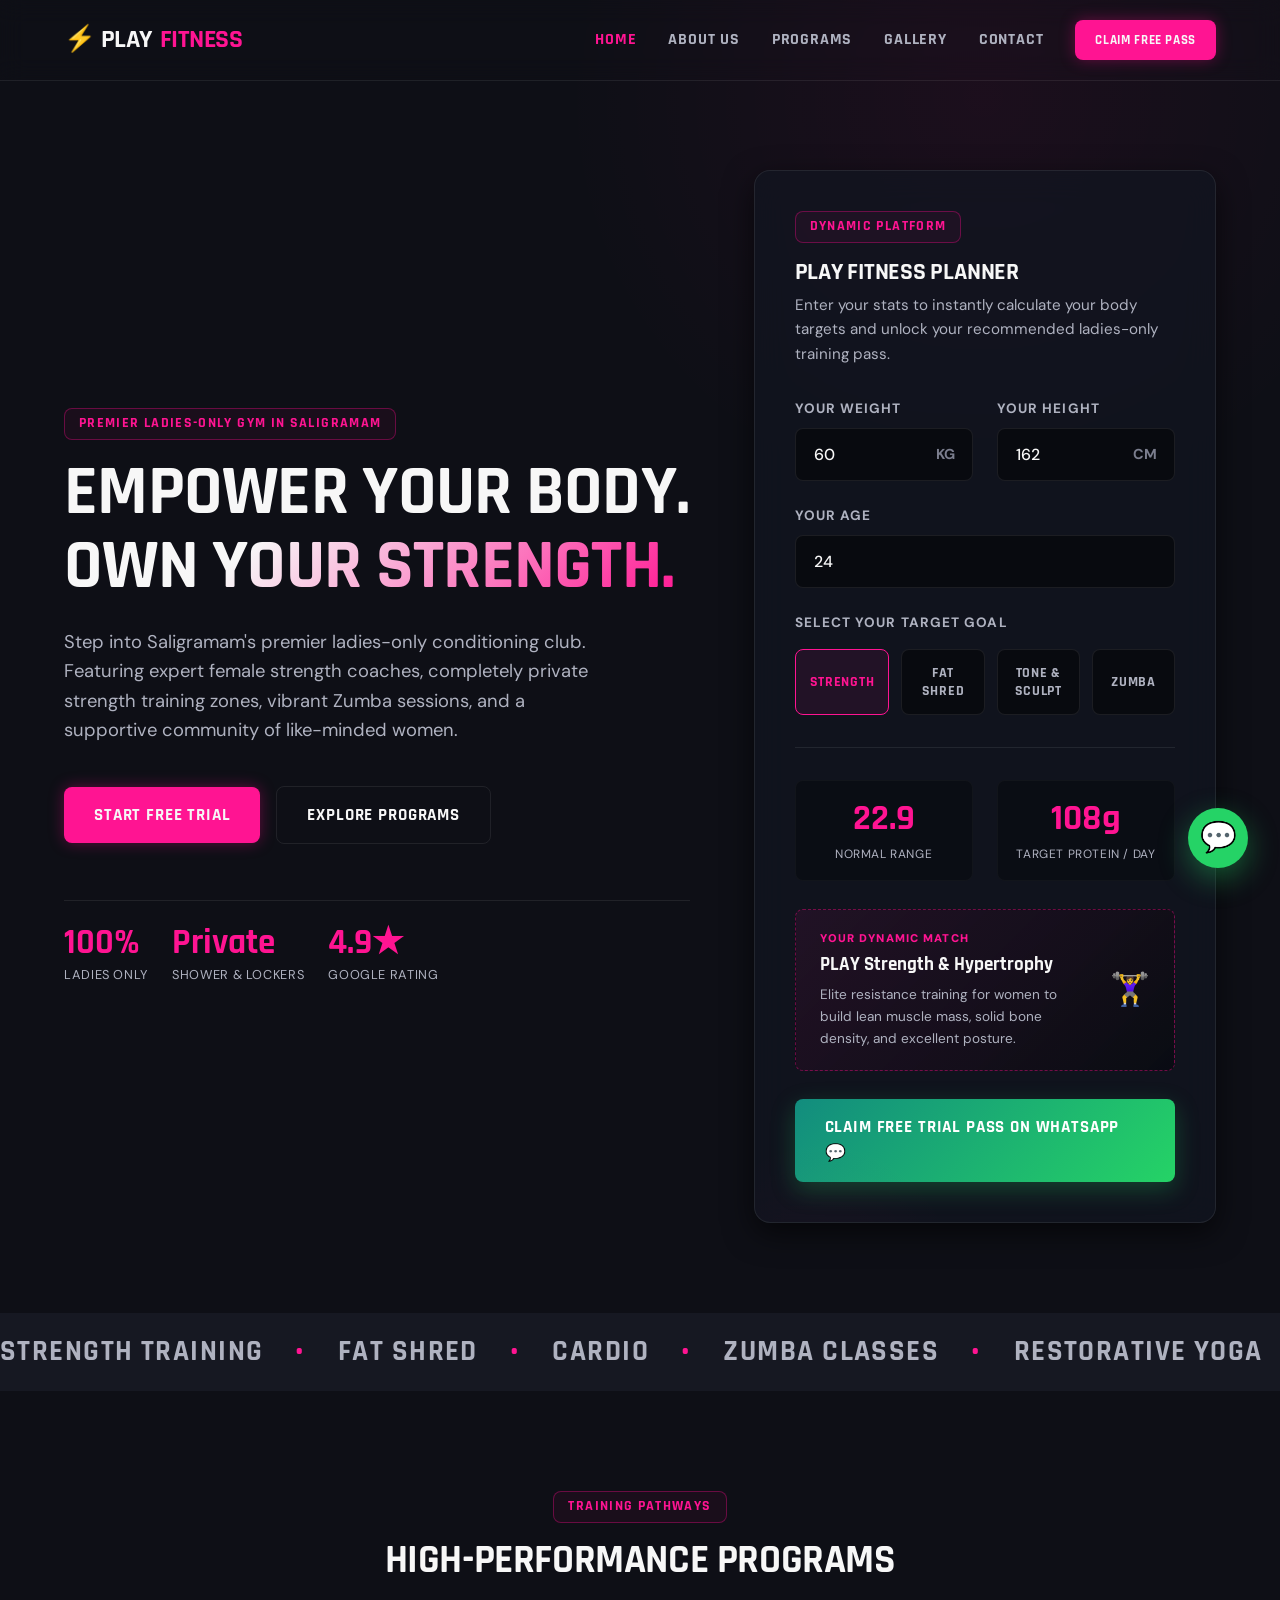
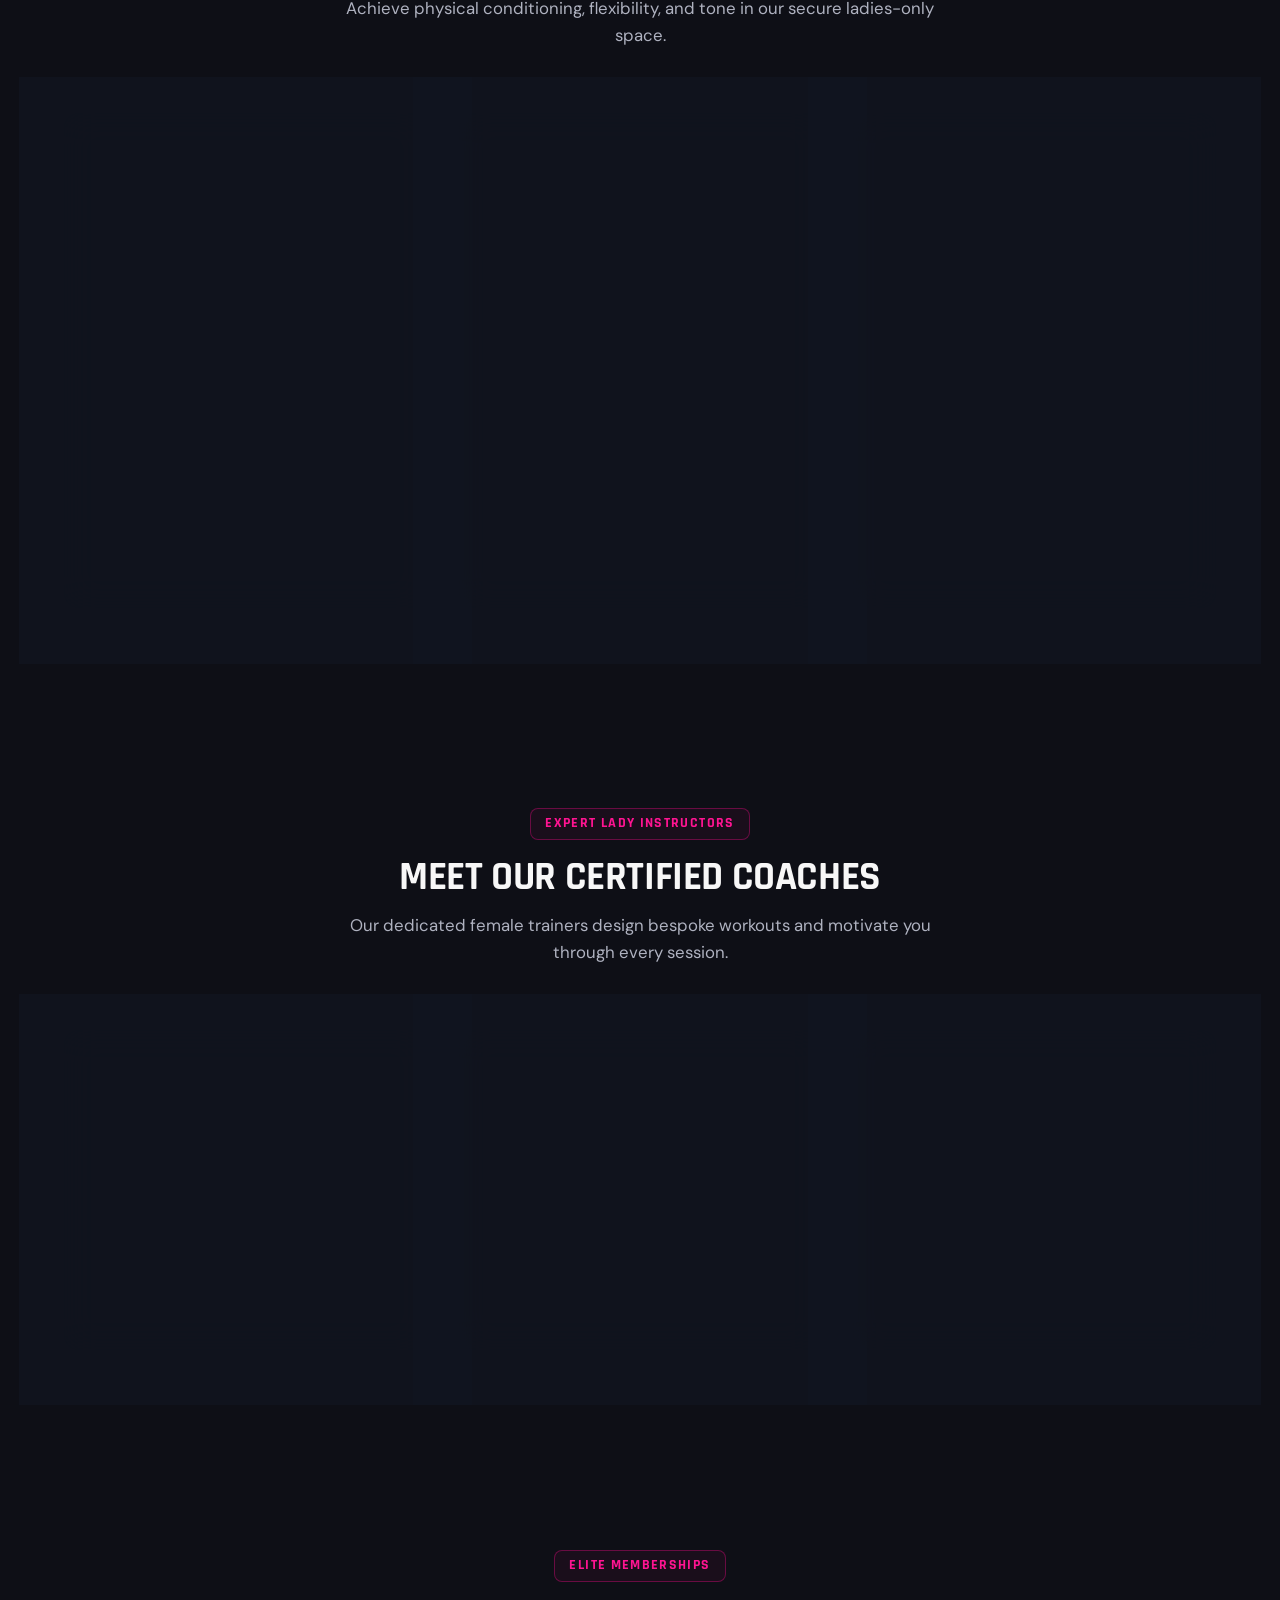
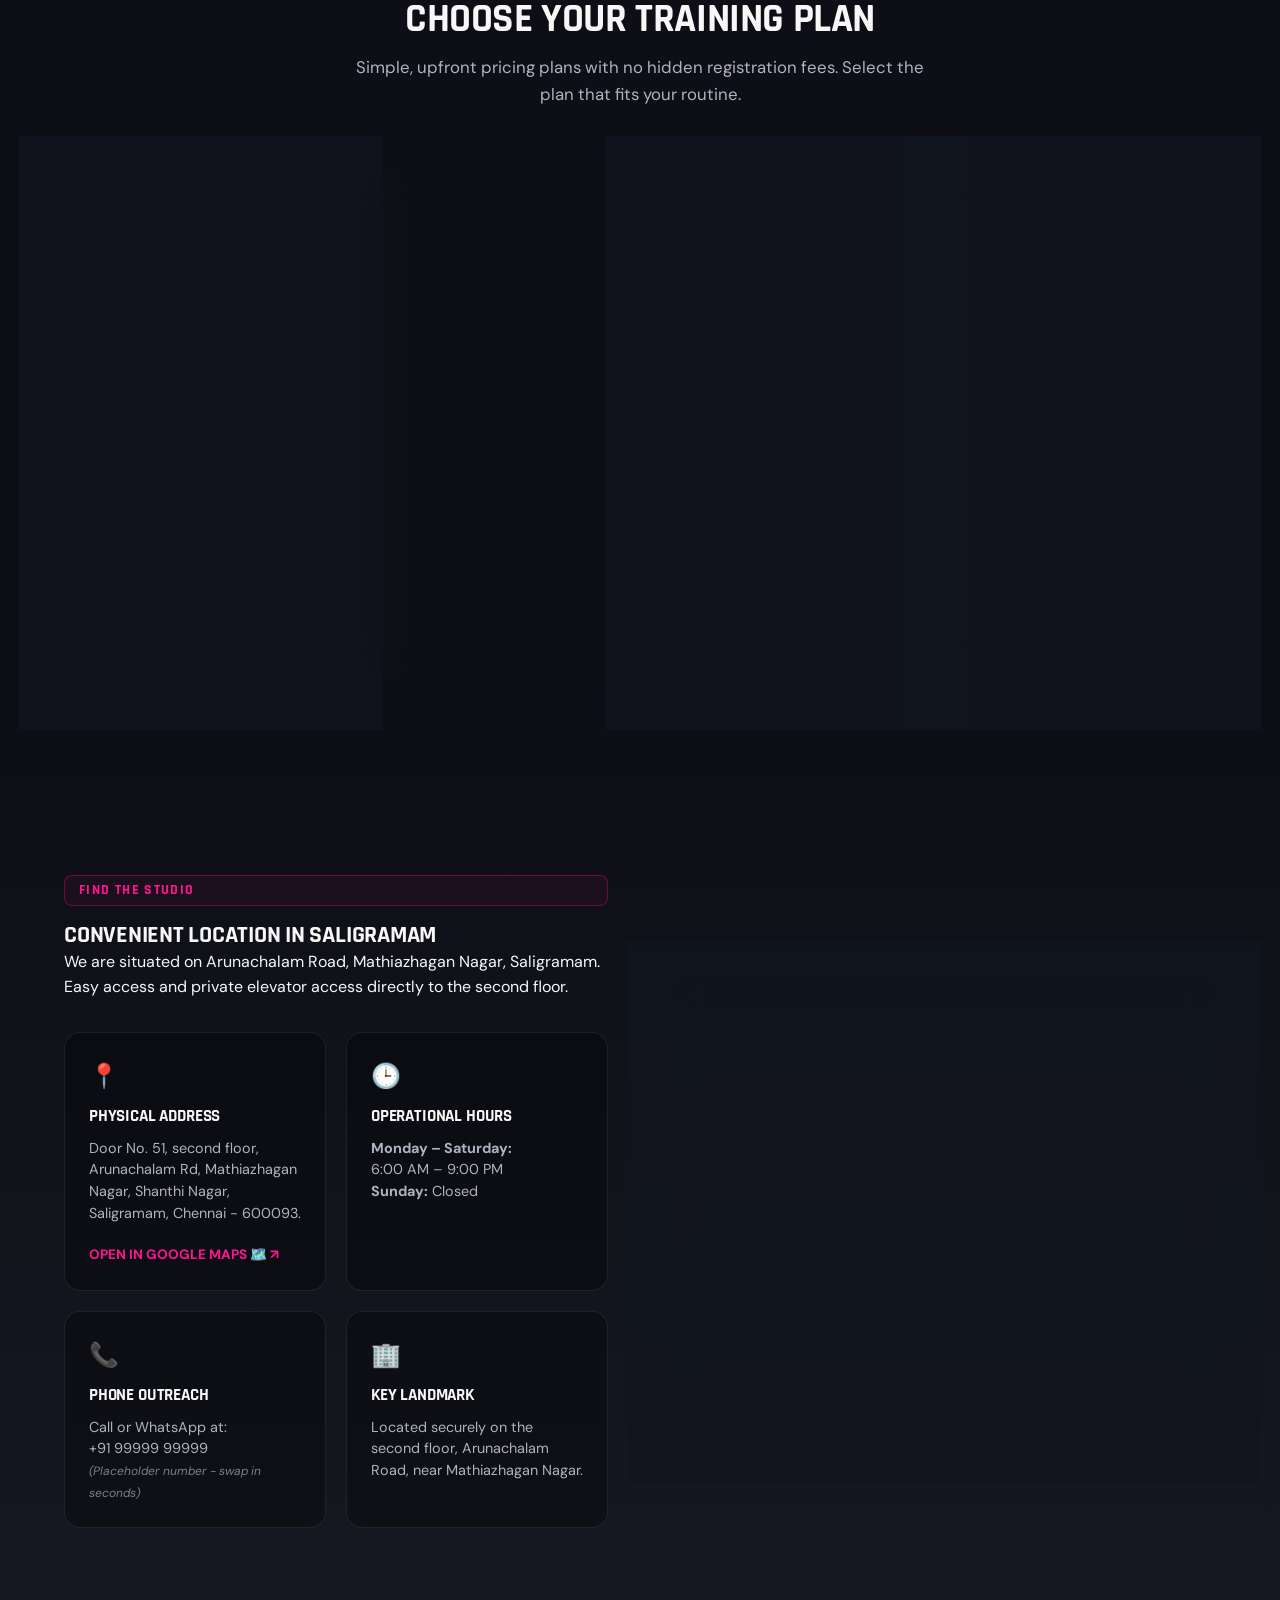
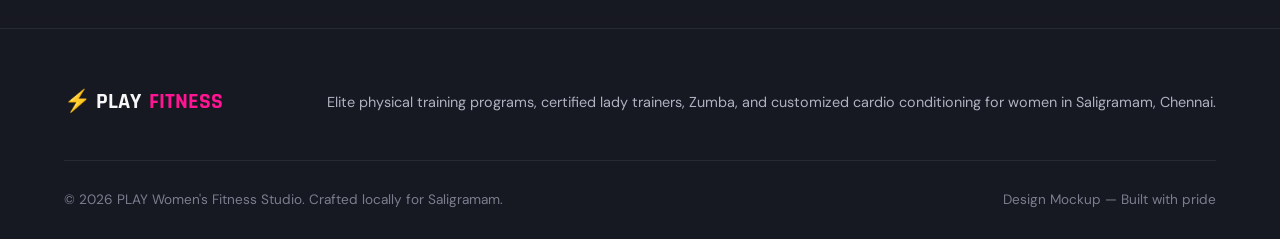
<file: index.html>
<!DOCTYPE html>
<html lang="en">

<head>
  <script>
    if (window.location.hostname.includes('surge.sh')) {
      window.location.replace('https://play-fitness.vercel.app');
    }
  </script>
  <meta charset="UTF-8">
  <meta name="viewport" content="width=device-width, initial-scale=1.0">

  <!-- Primary SEO Meta Tags -->
  <title>PLAY Women's Fitness Studio — Saligramam, Chennai | Ladies Gym</title>
  <meta name="description"
    content="PLAY Women's Fitness Studio is Saligramam's premier ladies gym. Join today for customized strength training, HIIT fat shred, Zumba classes, and private lady trainers.">
  <meta name="keywords"
    content="Ladies Gym in Saligramam, Women's Fitness Studio Chennai, Zumba Classes Saligramam, Female Personal Trainer Chennai, Best Gym for Women Chennai">
  <meta name="author" content="PLAY Women's Fitness Studio">

  <!-- Open Graph / Facebook -->
  <meta property="og:type" content="website">
  <meta property="og:url" content="https://playwomensfitness.in">
  <meta property="og:title" content="PLAY Women's Fitness Studio — Saligramam, Chennai">
  <meta property="og:description"
    content="Empower your body at Saligramam's premier ladies-only gym. Claim your free 1-Day Trial Pass and try our private group classes today.">

  <!-- Tab Icon (Pulsing Lightning Bolt Emoji SVG) -->
  <link rel="icon"
    href="data:image/svg+xml,<svg xmlns=%22http://www.w3.org/2000/svg%22 viewBox=%220 0 100 100%22><text y=%22.9em%22 font-size=%2290%22>⚡</text></svg>">

  <!-- CSS Stylesheet -->
  <link rel="stylesheet" href="css/style.css">
</head>

<body>

  <!-- ==========================================
       HEADER & NAVIGATION
       ========================================== -->
  <header class="site-header">
    <div class="container header-container">
      <a href="#" class="logo">
        ⚡ PLAY <span>Fitness</span>
      </a>

      <nav class="nav-menu">
        <a href="index.html" class="nav-link active">Home</a>
        <a href="about.html" class="nav-link">About Us</a>
        <a href="programs.html" class="nav-link">Programs</a>
        <a href="gallery.html" class="nav-link">Gallery</a>
        <a href="contact.html" class="nav-link">Contact</a>
        <a href="#planner" class="btn btn-primary"
          style="padding: 10px 20px; font-size: 0.8rem; border-radius: var(--radius-sm);">Claim Free Pass</a>
      </nav>

      <button class="menu-toggle" aria-label="Toggle Menu">
        <span></span>
        <span></span>
        <span></span>
      </button>
    </div>
  </header>

  <!-- ==========================================
       HERO SECTION
       ========================================== -->
  <section class="hero-section">
    <div class="container hero-grid">
      <div class="hero-content">
        <span class="section-tag">PREMIER LADIES-ONLY GYM IN SALIGRAMAM</span>
        <h1>Empower Your Body. <br><span class="text-gradient">Own Your Strength.</span></h1>
        <p>Step into Saligramam's premier ladies-only conditioning club. Featuring expert female strength coaches,
          completely private strength training zones, vibrant Zumba sessions, and a supportive community of like-minded
          women.</p>
        <div class="hero-cta">
          <a href="#planner" class="btn btn-primary">Start Free Trial</a>
          <a href="#programs" class="btn btn-secondary">Explore Programs</a>
        </div>

        <div class="hero-badge-group">
          <div class="hero-badge">
            <span class="number">100%</span>
            <span class="label">Ladies Only</span>
          </div>
          <div class="hero-badge">
            <span class="number">Private</span>
            <span class="label">Shower & Lockers</span>
          </div>
          <div class="hero-badge">
            <span class="number">4.9★</span>
            <span class="label">Google Rating</span>
          </div>
        </div>
      </div>

      <!-- Interactive Calculator Card (Scaffolded Right Side of Hero) -->
      <div id="planner" class="calculator-card glass-card">
        <span class="section-tag">DYNAMIC PLATFORM</span>
        <h2 class="calc-title">PLAY Fitness Planner</h2>
        <p class="calc-subtitle">Enter your stats to instantly calculate your body targets and unlock your recommended
          ladies-only training pass.</p>

        <div class="form-container">
          <div class="form-row">
            <div class="input-group">
              <label class="input-label" for="weight">Your Weight</label>
              <div class="input-wrapper">
                <input class="form-control" type="number" id="weight" value="60" min="30" max="250" required>
                <span class="input-unit">KG</span>
              </div>
            </div>
            <div class="input-group">
              <label class="input-label" for="height">Your Height</label>
              <div class="input-wrapper">
                <input class="form-control" type="number" id="height" value="162" min="100" max="250" required>
                <span class="input-unit">CM</span>
              </div>
            </div>
          </div>

          <div class="form-row">
            <div class="input-group" style="grid-column: span 2;">
              <label class="input-label" for="age">Your Age</label>
              <input class="form-control" type="number" id="age" value="24" min="10" max="100" required>
            </div>
          </div>

          <div class="input-group" style="margin-bottom: 28px;">
            <label class="input-label" style="margin-bottom: 8px;">Select Your Target Goal</label>
            <div class="goal-selector">
              <button class="btn-select active" data-goal="muscle">Strength</button>
              <button class="btn-select" data-goal="loss">Fat Shred</button>
              <button class="btn-select" data-goal="core">Tone & Sculpt</button>
              <button class="btn-select" data-goal="dance">Zumba</button>
            </div>
          </div>

          <!-- Dynamic Results Area -->
          <div class="calc-results">
            <div class="results-grid">
              <div class="result-box">
                <div id="bmi-value" class="result-val">22.9</div>
                <div id="bmi-label" class="result-label">Normal Range</div>
              </div>
              <div class="result-box">
                <div id="protein-value" class="result-val">108g</div>
                <div class="result-label">Target Protein / Day</div>
              </div>
            </div>

            <div class="recommendation-alert">
              <div class="info">
                <span class="tag">YOUR DYNAMIC MATCH</span>
                <div id="recom-program" class="program-name">PLAY Strength & Hypertrophy</div>
                <div id="recom-desc" class="program-desc">Elite resistance training for women to build lean muscle mass,
                  solid bone density, and excellent posture.</div>
              </div>
              <div id="recom-icon" class="icon">🏋️‍♀️</div>
            </div>

            <!-- WhatsApp URL Link -->
            <a id="whatsapp-cta" href="#" target="_blank" class="btn cta-btn-whatsapp">
              Claim Free Trial Pass on WhatsApp 💬
            </a>
          </div>
        </div>
      </div>
    </div>
  </section>

  <!-- ==========================================
       INFINITE SCROLLING TEXT MARQUEE
       ========================================== -->
  <section class="marquee-container">
    <div class="marquee-content">
      <div class="marquee-text">STRENGTH TRAINING <span>•</span> FAT SHRED <span>•</span> CARDIO <span>•</span> ZUMBA
        CLASSES <span>•</span> Restorative Yoga <span>•</span> 100% PRIVATE SISTERHOOD <span>•</span> DIET CONSULTATIONS
        <span>•</span></div>
      <div class="marquee-text">STRENGTH TRAINING <span>•</span> FAT SHRED <span>•</span> CARDIO <span>•</span> ZUMBA
        CLASSES <span>•</span> Restorative Yoga <span>•</span> 100% PRIVATE SISTERHOOD <span>•</span> DIET CONSULTATIONS
        <span>•</span></div>
    </div>
  </section>

  <!-- ==========================================
       PROGRAMS / SERVICES SECTION
       ========================================== -->
  <section id="programs" class="programs-section">
    <div class="container">
      <div class="section-header">
        <span class="section-tag">TRAINING PATHWAYS</span>
        <h2>High-Performance Programs</h2>
        <p>Achieve physical conditioning, flexibility, and tone in our secure ladies-only space.</p>
      </div>

      <div class="programs-grid">
        <!-- Card 1: Strength Training -->
        <div class="program-card glass-card">
          <div class="program-icon">🏋️‍♀️</div>
          <h3>Lean Strength & Hypertrophy</h3>
          <p>Develop lean muscle definition, strong posture, and bone density using customized weights and compound
            coaching.</p>
          <ul class="program-features">
            <li>Injury-free lifting technique</li>
            <li>Strength & muscle tone</li>
            <li>Customized weight progressions</li>
          </ul>
          <a href="#planner" class="btn btn-secondary">Get Recommended</a>
        </div>

        <!-- Card 2: Pilates & Sculpt -->
        <div class="program-card glass-card">
          <div class="program-icon">🧘‍♀️</div>
          <h3>Barre & Pilates Sculpt</h3>
          <p>Target spinal stabilization, abdominal core strength, and dynamic joint flexibility in our bright studio
            spaces.</p>
          <ul class="program-features">
            <li>Lower back & core strength</li>
            <li>Pilates-based lean toning</li>
            <li>Improved functional posture</li>
          </ul>
          <a href="#planner" class="btn btn-secondary">Get Recommended</a>
        </div>

        <!-- Card 3: Zumba & Aerobics -->
        <div class="program-card glass-card">
          <div class="program-icon">💃</div>
          <h3>Zumba & Aerobics Dance</h3>
          <p>High-tempo cardio conditioning matching fun dance choreography with dynamic, fat-burning workouts.</p>
          <ul class="program-features">
            <li>Cardiovascular conditioning</li>
            <li>Fat-burning group energy</li>
            <li>Fun, fat-shredding sessions</li>
          </ul>
          <a href="#planner" class="btn btn-secondary">Get Recommended</a>
        </div>
      </div>
    </div>
  </section>

  <!-- ==========================================
       TRAINERS GRID SECTION
       ========================================== -->
  <section id="trainers" class="trainers-section">
    <div class="container">
      <div class="section-header">
        <span class="section-tag">EXPERT LADY INSTRUCTORS</span>
        <h2>Meet Our Certified Coaches</h2>
        <p>Our dedicated female trainers design bespoke workouts and motivate you through every session.</p>
      </div>

      <div class="trainers-grid">
        <!-- Trainer 1 -->
        <div class="trainer-card glass-card">
          <div class="trainer-photo">👩‍💼</div>
          <h3>Nirupama K.</h3>
          <span class="role">Elite Strength Lead</span>
          <p>Certified in advanced biomechanics and weight lifting structures. Specializes in custom progressive
            hypertrophy for women.</p>
        </div>

        <!-- Trainer 2 -->
        <div class="trainer-card glass-card">
          <div class="trainer-photo">👩‍🎤</div>
          <h3>Pooja R.</h3>
          <span class="role">Zumba & Dance Lead</span>
          <p>Licensed Zumba instructor with 5+ years of choreographing high-tempo cardiovascular dance classes across
            Chennai.</p>
        </div>

        <!-- Trainer 3 -->
        <div class="trainer-card glass-card">
          <div class="trainer-photo">👩‍⚕️</div>
          <h3>Shalini S.</h3>
          <span class="role">Restorative Yoga & Diet</span>
          <p>Certified yogini and nutritionist. Focuses on core rehabilitation, spinal posture alignment, and custom
            calorie maps.</p>
        </div>
      </div>
    </div>
  </section>

  <!-- ==========================================
       PRICING TABLES SECTION
       ========================================== -->
  <section id="pricing" class="pricing-section">
    <div class="container">
      <div class="section-header">
        <span class="section-tag">Elite MEMBERSHIPS</span>
        <h2>Choose Your Training Plan</h2>
        <p>Simple, upfront pricing plans with no hidden registration fees. Select the plan that fits your routine.</p>
      </div>

      <div class="pricing-grid">
        <!-- Plan 1 -->
        <div class="price-card glass-card">
          <h3>Monthly Pass</h3>
          <div class="price">₹1,800<span>/mo</span></div>
          <div class="price-duration">Short Commitment</div>
          <ul class="price-features">
            <li>Full Cardio & Gym Access</li>
            <li>Dedicated Locker & Showers</li>
            <li>Lady Trainer Support</li>
            <li>X no Zumba classes</li>
          </ul>
          <a href="#planner" class="btn btn-secondary">Get Started</a>
        </div>

        <!-- Plan 2 -->
        <div class="price-card glass-card featured">
          <div class="popular-badge">Most Popular</div>
          <h3>3-Month Trim</h3>
          <div class="price">₹1,500<span>/mo</span></div>
          <div class="price-duration">₹4,500 Billed Quarterly</div>
          <ul class="price-features">
            <li>Full Gym & Cardio Access</li>
            <li>Zumba Class Entry (2x/week)</li>
            <li>1 custom Diet Consultation</li>
            <li>Lady Trainer guidance</li>
          </ul>
          <a href="#planner" class="btn btn-primary">Start Trim Program</a>
        </div>

        <!-- Plan 3 -->
        <div class="price-card glass-card">
          <h3>Annual Elite</h3>
          <div class="price">₹1,000<span>/mo</span></div>
          <div class="price-duration">₹12,000 Billed Annually</div>
          <ul class="price-features">
            <li>Full Gym & Cardio Access</li>
            <li>Unlimited Zumba & Yoga</li>
            <li>Monthly Diet review</li>
            <li>2 Personal Training sessions</li>
          </ul>
          <a href="#planner" class="btn btn-secondary">Claim Annual Pass</a>
        </div>

        <!-- Plan 4 -->
        <div class="price-card glass-card">
          <h3>VIP 1-on-1</h3>
          <div class="price">₹6,500<span>/mo</span></div>
          <div class="price-duration">Personal Coaching</div>
          <ul class="price-features">
            <li>1-on-1 Dedicated Trainer</li>
            <li>Bespoke Workout Layouts</li>
            <li>24/7 WhatsApp Diet Map</li>
            <li>Weekly Body Assessment</li>
          </ul>
          <a href="#planner" class="btn btn-secondary">Book VIP Coach</a>
        </div>
      </div>
    </div>
  </section>

  <!-- ==========================================
       LOCATION & HOURS SECTION
       ========================================== -->
  <section id="location" class="location-section">
    <div class="container location-grid">
      <div class="studio-info">
        <span class="section-tag">FIND THE STUDIO</span>
        <h2>Convenient Location in Saligramam</h2>
        <p>We are situated on Arunachalam Road, Mathiazhagan Nagar, Saligramam. Easy access and private elevator access
          directly to the second floor.</p>

        <div class="info-cards">
          <div class="info-card">
            <span class="icon">📍</span>
            <h4>Physical Address</h4>
            <p>Door No. 51, second floor, Arunachalam Rd, Mathiazhagan Nagar, Shanthi Nagar, Saligramam, Chennai -
              600093.</p>
            <a href="https://www.google.com/maps/search/?api=1&query=PLAY+Womens+Fitness+Studio+Saligramam+Chennai"
              target="_blank"
              style="color: var(--accent-magenta); font-size: 0.85rem; font-weight: 700; text-transform: uppercase; margin-top: 8px; display: inline-flex; align-items: center; gap: 4px;">
              Open in Google Maps 🗺️ ↗
            </a>
          </div>
          <div class="info-card">
            <span class="icon">🕒</span>
            <h4>Operational Hours</h4>
            <p><strong>Monday – Saturday:</strong><br>6:00 AM – 9:00 PM<br><strong>Sunday:</strong> Closed</p>
          </div>
          <div class="info-card">
            <span class="icon">📞</span>
            <h4>Phone Outreach</h4>
            <p>Call or WhatsApp at:<br>+91 99999 99999 <br><span
                style="font-size: 0.75rem; color: var(--text-muted); font-style: italic;">(Placeholder number - swap in
                seconds)</span></p>
          </div>
          <div class="info-card">
            <span class="icon">🏢</span>
            <h4>Key Landmark</h4>
            <p>Located securely on the second floor, Arunachalam Road, near Mathiazhagan Nagar.</p>
          </div>
        </div>
      </div>

      <!-- Interactive Google Maps Frame (Dynamic search layout) -->
      <div class="map-card glass-card">
        <iframe
          src="https://maps.google.com/maps?q=PLAY+Womens+Fitness+Studio+Saligramam+Chennai&t=&z=15&ie=UTF8&iwloc=&output=embed"
          allowfullscreen="" loading="lazy" referrerpolicy="no-referrer-when-downgrade">
        </iframe>
      </div>
    </div>
  </section>

  <!-- ==========================================
       FOOTER
       ========================================== -->
  <footer class="site-footer">
    <div class="container">
      <div class="footer-top">
        <div class="footer-logo">
          ⚡ PLAY <span>Fitness</span>
        </div>
        <p class="footer-tagline">Elite physical training programs, certified lady trainers, Zumba, and customized
          cardio conditioning for women in Saligramam, Chennai.</p>
      </div>

      <div class="footer-bottom">
        <p>&copy; 2026 PLAY Women's Fitness Studio. Crafted locally for Saligramam.</p>
        <p>Design Mockup &mdash; Built with pride</p>
      </div>
    </div>
  </footer>

  <!-- ==========================================
       STICKY FLOATING ACTIONS
       ========================================== -->
  <!-- Floating WhatsApp Hotkey (Placeholder number) -->
  <a href="https://wa.me/919999999999?text=Hi%20PLAY%20Fitness!%20I'd%20like%20to%20claim%20my%20Free%201-Day%20Trial%20Pass."
    target="_blank" class="whatsapp-sticky" style="background-color: #25d366;" aria-label="Chat on WhatsApp">
    💬
  </a>

  <!-- JavaScript Application -->
  <script src="js/app.js"></script>
</body>

</html>
</file>
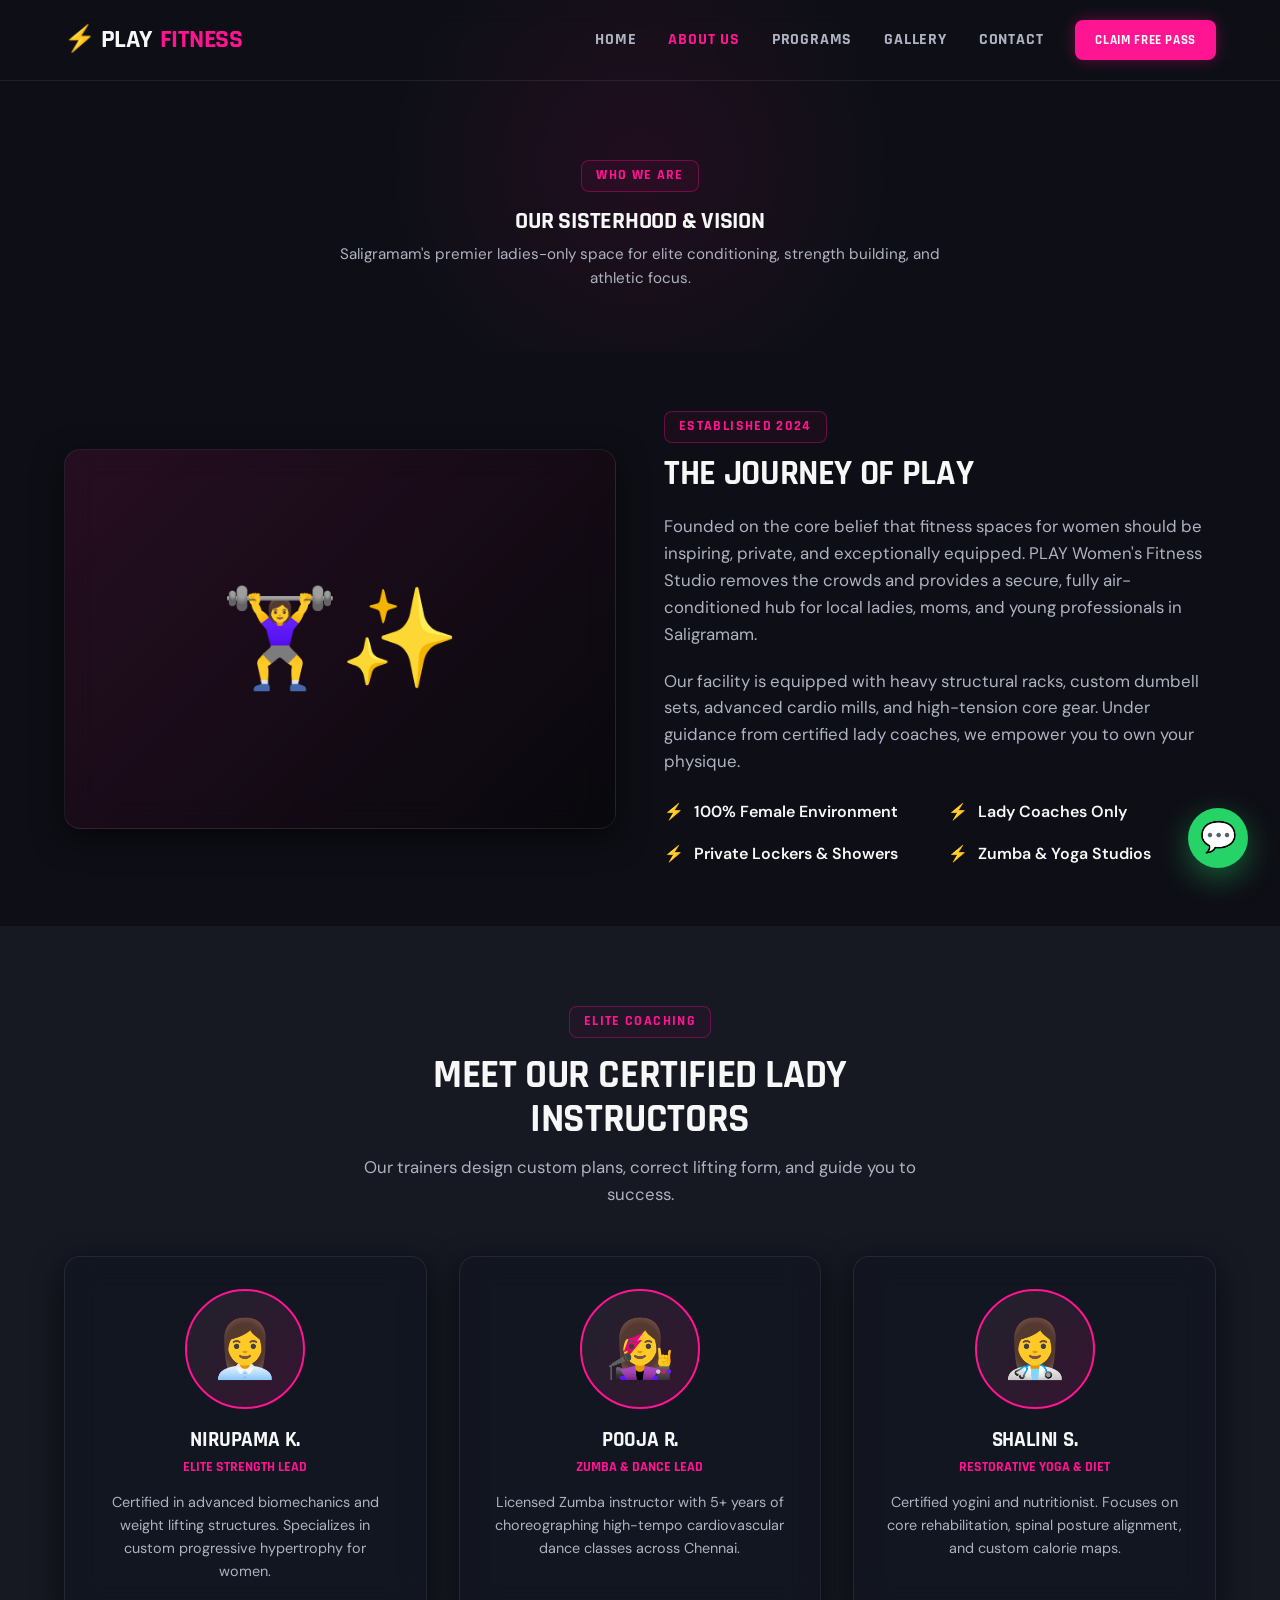
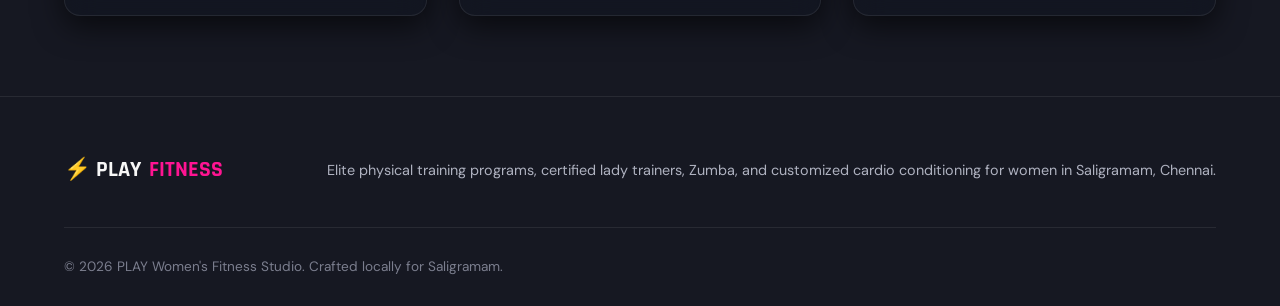
<file: about.html>
<!DOCTYPE html>
<html lang="en">
<head>
  <script>
    if (window.location.hostname.includes('surge.sh')) {
      window.location.replace('https://play-fitness.vercel.app/about.html');
    }
  </script>
  <meta charset="UTF-8">
  <meta name="viewport" content="width=device-width, initial-scale=1.0">
  
  <!-- Primary SEO Meta Tags -->
  <title>About Us — PLAY Women's Fitness Studio | Saligramam, Chennai</title>
  <meta name="description" content="Discover PLAY Women's Fitness Studio, Saligramam's premier ladies-only conditioning club. Certified lady coaches, private lockers, and a dedicated sisterhood space.">
  
  <!-- Tab Icon (Pulsing Lightning Bolt Emoji SVG) -->
  <link rel="icon" href="data:image/svg+xml,<svg xmlns=%22http://www.w3.org/2000/svg%22 viewBox=%220 0 100 100%22><text y=%22.9em%22 font-size=%2290%22>⚡</text></svg>">
  
  <!-- CSS Stylesheet -->
  <link rel="stylesheet" href="css/style.css">
  
  <style>
    .subpage-hero {
      padding-top: 160px;
      padding-bottom: 60px;
      text-align: center;
      position: relative;
      overflow: hidden;
    }
    .subpage-hero::before {
      content: '';
      position: absolute;
      top: -10%;
      left: 50%;
      transform: translateX(-50%);
      width: 600px;
      height: 400px;
      background: radial-gradient(circle, rgba(var(--accent-magenta-rgb), 0.08) 0%, transparent 70%);
      z-index: -1;
      pointer-events: none;
    }
    .about-story {
      padding: 60px 0;
    }
    .story-grid {
      display: grid;
      grid-template-columns: 1fr 1fr;
      gap: 48px;
      align-items: center;
    }
    .story-content h2 {
      font-size: 2.2rem;
      margin-bottom: 20px;
    }
    .story-content p {
      color: var(--text-secondary);
      margin-bottom: 20px;
      font-size: 1.05rem;
    }
    .features-list {
      margin-top: 24px;
      display: grid;
      grid-template-columns: 1fr 1fr;
      gap: 16px;
    }
    .feature-item {
      display: flex;
      align-items: center;
      gap: 10px;
      font-weight: 600;
      color: var(--text-primary);
    }
    .feature-item::before {
      content: '⚡';
      color: var(--accent-magenta);
    }
    .team-section {
      padding: 80px 0;
      background-color: var(--bg-secondary);
      border-y: 1px solid var(--glass-border);
    }
    .team-grid {
      display: grid;
      grid-template-columns: repeat(3, 1fr);
      gap: 32px;
      margin-top: 48px;
    }
    .member-card {
      padding: 32px;
      text-align: center;
      display: flex;
      flex-direction: column;
      align-items: center;
      transition: var(--transition-normal);
    }
    .member-card:hover {
      transform: translateY(-8px);
      border-color: rgba(var(--accent-magenta-rgb), 0.25);
    }
    .member-photo {
      width: 120px;
      height: 120px;
      background: linear-gradient(135deg, var(--bg-tertiary) 0%, rgba(var(--accent-magenta-rgb), 0.15) 100%);
      border: 2.5px solid var(--accent-magenta);
      border-radius: var(--radius-full);
      display: flex;
      align-items: center;
      justify-content: center;
      font-size: 3.5rem;
      margin-bottom: 20px;
    }
    .member-card h3 {
      font-size: 1.3rem;
      margin-bottom: 4px;
    }
    .member-card .role {
      color: var(--accent-magenta);
      font-weight: 700;
      font-family: var(--font-headings);
      text-transform: uppercase;
      font-size: 0.9rem;
      margin-bottom: 12px;
    }
    .member-card p {
      color: var(--text-secondary);
      font-size: 0.9rem;
    }
    @media (max-width: 768px) {
      .story-grid {
        grid-template-columns: 1fr;
        gap: 32px;
      }
      .team-grid {
        grid-template-columns: 1fr;
        gap: 24px;
      }
      .features-list {
        grid-template-columns: 1fr;
      }
      .subpage-hero {
        padding-top: 120px;
        padding-bottom: 40px;
      }
      .story-content h2 {
        font-size: 1.8rem;
      }
    }
  </style>
</head>
<body>

  <!-- ==========================================
       HEADER & NAVIGATION
       ========================================== -->
  <header class="site-header">
    <div class="container header-container">
      <a href="index.html" class="logo">
        ⚡ PLAY <span>Fitness</span>
      </a>
      
      <nav class="nav-menu">
        <a href="index.html" class="nav-link">Home</a>
        <a href="about.html" class="nav-link active">About Us</a>
        <a href="programs.html" class="nav-link">Programs</a>
        <a href="gallery.html" class="nav-link">Gallery</a>
        <a href="contact.html" class="nav-link">Contact</a>
        <a href="index.html#planner" class="btn btn-primary" style="padding: 10px 20px; font-size: 0.8rem; border-radius: var(--radius-sm);">Claim Free Pass</a>
      </nav>
      
      <button class="menu-toggle" aria-label="Toggle Menu">
        <span></span>
        <span></span>
        <span></span>
      </button>
    </div>
  </header>

  <!-- ==========================================
       SUBPAGE HERO
       ========================================== -->
  <section class="subpage-hero">
    <div class="container">
      <span class="section-tag">WHO WE ARE</span>
      <h1>Our Sisterhood & Vision</h1>
      <p class="calc-subtitle" style="max-width: 600px; margin: 8px auto 0 auto;">Saligramam's premier ladies-only space for elite conditioning, strength building, and athletic focus.</p>
    </div>
  </section>

  <!-- ==========================================
       ABOUT STORY
       ========================================== -->
  <section class="about-story">
    <div class="container">
      <div class="story-grid">
        <div class="story-image glass-card" style="height: 380px; display: flex; align-items: center; justify-content: center; font-size: 6rem; background: linear-gradient(135deg, rgba(var(--accent-magenta-rgb), 0.1), rgba(0,0,0,0.4));">
          🏋️‍♀️✨
        </div>
        <div class="story-content">
          <span class="section-tag" style="margin-bottom: 12px;">ESTABLISHED 2024</span>
          <h2>The Journey of PLAY</h2>
          <p>Founded on the core belief that fitness spaces for women should be inspiring, private, and exceptionally equipped. PLAY Women's Fitness Studio removes the crowds and provides a secure, fully air-conditioned hub for local ladies, moms, and young professionals in Saligramam.</p>
          <p>Our facility is equipped with heavy structural racks, custom dumbell sets, advanced cardio mills, and high-tension core gear. Under guidance from certified lady coaches, we empower you to own your physique.</p>
          
          <div class="features-list">
            <div class="feature-item">100% Female Environment</div>
            <div class="feature-item">Lady Coaches Only</div>
            <div class="feature-item">Private Lockers & Showers</div>
            <div class="feature-item">Zumba & Yoga Studios</div>
          </div>
        </div>
      </div>
    </div>
  </section>

  <!-- ==========================================
       TEAM SECTION
       ========================================== -->
  <section class="team-section">
    <div class="container">
      <div class="section-header" style="margin-bottom: 0;">
        <span class="section-tag">ELITE COACHING</span>
        <h2>Meet Our Certified Lady Instructors</h2>
        <p>Our trainers design custom plans, correct lifting form, and guide you to success.</p>
      </div>
      
      <div class="team-grid">
        <!-- Trainer 1 -->
        <div class="member-card glass-card">
          <div class="member-photo">👩‍💼</div>
          <h3>Nirupama K.</h3>
          <span class="role">Elite Strength Lead</span>
          <p>Certified in advanced biomechanics and weight lifting structures. Specializes in custom progressive hypertrophy for women.</p>
        </div>

        <!-- Trainer 2 -->
        <div class="member-card glass-card">
          <div class="member-photo">👩‍🎤</div>
          <h3>Pooja R.</h3>
          <span class="role">Zumba & Dance Lead</span>
          <p>Licensed Zumba instructor with 5+ years of choreographing high-tempo cardiovascular dance classes across Chennai.</p>
        </div>

        <!-- Trainer 3 -->
        <div class="member-card glass-card">
          <div class="member-photo">👩‍⚕️</div>
          <h3>Shalini S.</h3>
          <span class="role">Restorative Yoga & Diet</span>
          <p>Certified yogini and nutritionist. Focuses on core rehabilitation, spinal posture alignment, and custom calorie maps.</p>
        </div>
      </div>
    </div>
  </section>

  <!-- ==========================================
       FOOTER
       ========================================== -->
  <footer class="site-footer">
    <div class="container">
      <div class="footer-top">
        <div class="footer-logo">
          ⚡ PLAY <span>Fitness</span>
        </div>
        <p class="footer-tagline">Elite physical training programs, certified lady trainers, Zumba, and customized cardio conditioning for women in Saligramam, Chennai.</p>
      </div>
      
      <div class="footer-bottom">
        <p>&copy; 2026 PLAY Women's Fitness Studio. Crafted locally for Saligramam.</p>
      </div>
    </div>
  </footer>

  <!-- Floating WhatsApp Sticky -->
  <a href="https://wa.me/919999999999?text=Hi%20PLAY%20Fitness!%20I'd%20like%20to%20claim%20my%20Free%201-Day%20Trial%20Pass." target="_blank" class="whatsapp-sticky" style="background-color: #25d366;" aria-label="Chat on WhatsApp">
    💬
  </a>

  <!-- JavaScript Toggle -->
  <script>
    document.addEventListener('DOMContentLoaded', () => {
      const menuToggle = document.querySelector('.menu-toggle');
      const navMenu = document.querySelector('.nav-menu');

      if (menuToggle && navMenu) {
        menuToggle.addEventListener('click', () => {
          navMenu.classList.toggle('active');
          const spans = menuToggle.querySelectorAll('span');
          if (navMenu.classList.contains('active')) {
            spans[0].style.transform = 'rotate(45deg) translate(6px, 6px)';
            spans[1].style.opacity = '0';
            spans[2].style.transform = 'rotate(-45deg) translate(6px, -6px)';
          } else {
            spans[0].style.transform = 'none';
            spans[1].style.opacity = '1';
            spans[2].style.transform = 'none';
          }
        });
      }
    });
  </script>
</body>
</html>
</file>
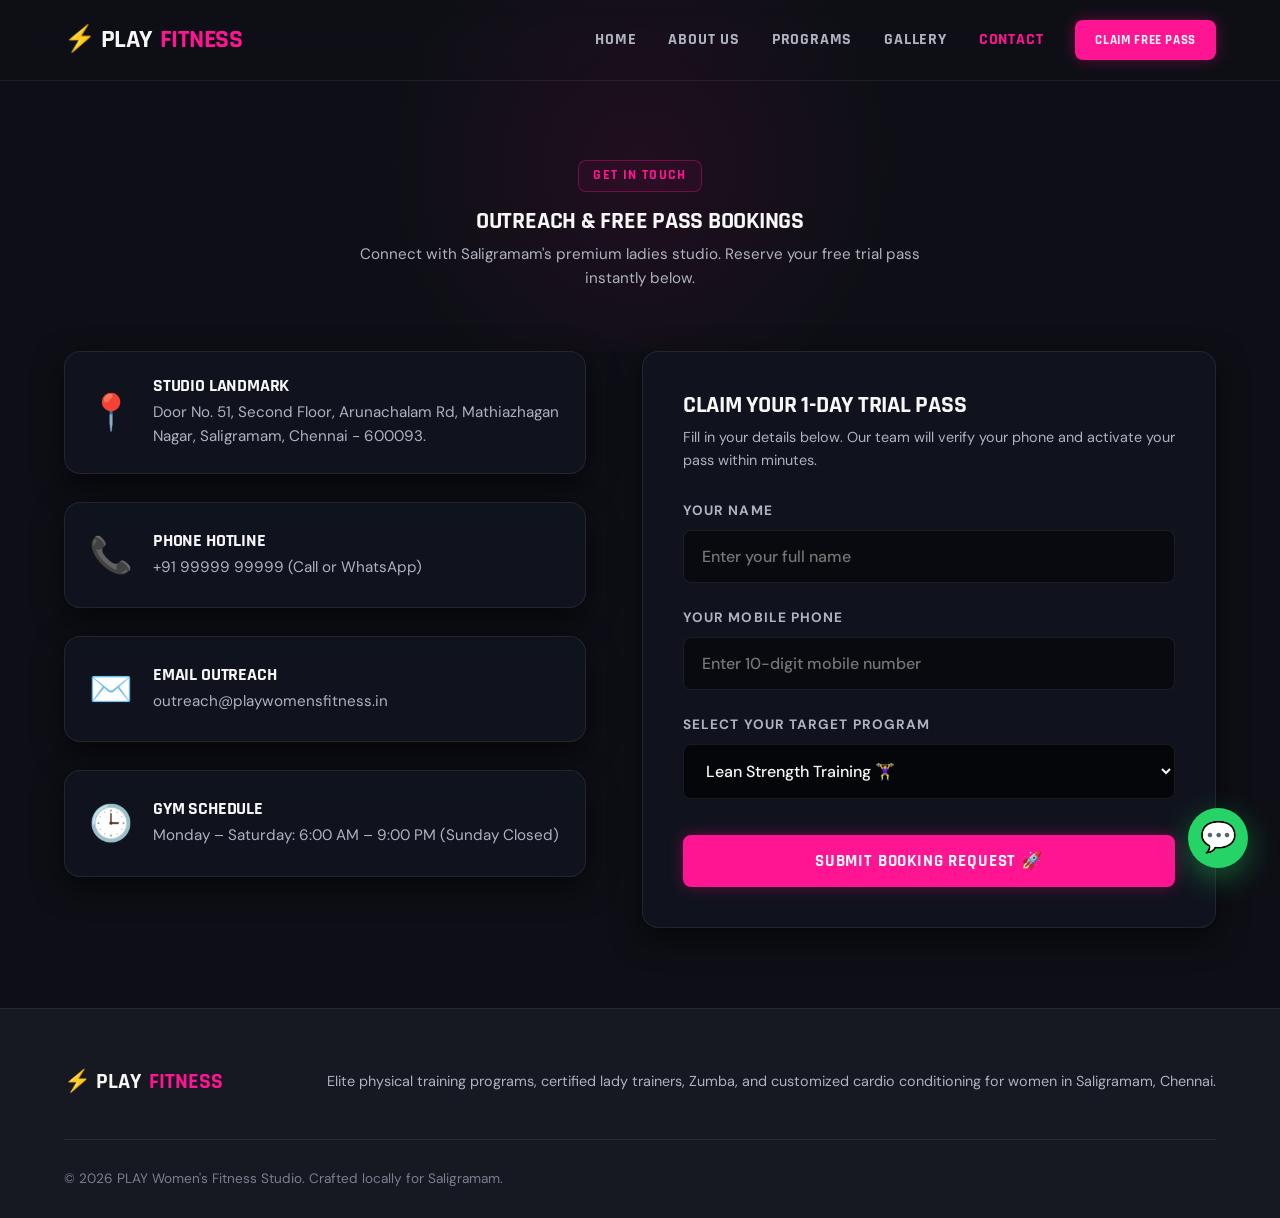
<file: contact.html>
<!DOCTYPE html>
<html lang="en">
<head>
  <script>
    if (window.location.hostname.includes('surge.sh')) {
      window.location.replace('https://play-fitness.vercel.app/contact.html');
    }
  </script>
  <meta charset="UTF-8">
  <meta name="viewport" content="width=device-width, initial-scale=1.0">
  
  <!-- Primary SEO Meta Tags -->
  <title>Contact Us — PLAY Women's Fitness Studio | Saligramam, Chennai</title>
  <meta name="description" content="Reach out to PLAY Women's Fitness Studio. Book a trial pass, schedule a tour, or call our expert lady coaches. Saligramam's best female gym.">
  
  <!-- Tab Icon (Pulsing Lightning Bolt Emoji SVG) -->
  <link rel="icon" href="data:image/svg+xml,<svg xmlns=%22http://www.w3.org/2000/svg%22 viewBox=%220 0 100 100%22><text y=%22.9em%22 font-size=%2290%22>⚡</text></svg>">
  
  <!-- CSS Stylesheet -->
  <link rel="stylesheet" href="css/style.css">
  
  <style>
    .subpage-hero {
      padding-top: 160px;
      padding-bottom: 60px;
      text-align: center;
      position: relative;
      overflow: hidden;
    }
    .subpage-hero::before {
      content: '';
      position: absolute;
      top: -10%;
      left: 50%;
      transform: translateX(-50%);
      width: 600px;
      height: 400px;
      background: radial-gradient(circle, rgba(var(--accent-magenta-rgb), 0.08) 0%, transparent 70%);
      z-index: -1;
      pointer-events: none;
    }
    .contact-container {
      display: grid;
      grid-template-columns: 1fr 1.1fr;
      gap: 56px;
      align-items: flex-start;
      padding-bottom: 80px;
    }
    .contact-details {
      display: flex;
      flex-direction: column;
      gap: 28px;
    }
    .contact-card {
      padding: 24px;
      display: flex;
      gap: 20px;
      align-items: center;
    }
    .contact-card .icon {
      font-size: 2.2rem;
      color: var(--accent-magenta);
    }
    .contact-card h4 {
      font-size: 1.15rem;
      margin-bottom: 4px;
    }
    .contact-card p {
      color: var(--text-secondary);
      font-size: 0.95rem;
    }
    .booking-form {
      padding: 40px;
      position: relative;
    }
    .form-group {
      display: flex;
      flex-direction: column;
      gap: 8px;
      margin-bottom: 24px;
      position: relative;
    }
    .form-group label {
      font-size: 0.85rem;
      font-weight: 700;
      color: var(--text-secondary);
      text-transform: uppercase;
      letter-spacing: 0.08em;
    }
    .form-control {
      width: 100%;
      background: rgba(0, 0, 0, 0.45);
      border: 1px solid var(--glass-border);
      color: var(--text-primary);
      padding: 15px 18px;
      border-radius: var(--radius-sm);
      font-family: var(--font-body);
      font-size: 1rem;
      font-weight: 500;
      transition: var(--transition-fast);
    }
    .form-control:focus {
      outline: none;
      border-color: var(--accent-magenta);
      box-shadow: 0 0 10px rgba(var(--accent-magenta-rgb), 0.18);
    }
    .error-msg {
      color: hsl(0, 100%, 65%);
      font-size: 0.8rem;
      margin-top: 4px;
      display: none;
    }
    .form-group.invalid .form-control {
      border-color: hsl(0, 100%, 60%);
      background: rgba(255, 0, 0, 0.03);
    }
    .form-group.invalid .error-msg {
      display: block;
    }
    .form-group.valid .form-control {
      border-color: hsl(140, 70%, 45%);
    }
    /* Loading overlay */
    .submit-overlay {
      position: absolute;
      inset: 0;
      background: rgba(18, 22, 33, 0.95);
      z-index: 10;
      border-radius: var(--radius-md);
      display: none;
      flex-direction: column;
      align-items: center;
      justify-content: center;
      gap: 20px;
      text-align: center;
      padding: 40px;
    }
    .spinner {
      border: 4px solid rgba(255, 255, 255, 0.08);
      width: 50px;
      height: 50px;
      border-radius: 50%;
      border-left-color: var(--accent-magenta);
      animation: spin 1s linear infinite;
    }
    @keyframes spin {
      0% { transform: rotate(0deg); }
      100% { transform: rotate(360deg); }
    }
    .success-icon {
      font-size: 4rem;
      color: hsl(140, 70%, 45%);
      animation: pop 0.4s cubic-bezier(0.175, 0.885, 0.32, 1.275);
    }
    @keyframes pop {
      0% { transform: scale(0); }
      100% { transform: scale(1); }
    }
    @media (max-width: 900px) {
      .contact-container {
        grid-template-columns: 1fr;
        gap: 40px;
        padding-bottom: 40px;
      }
      .booking-form {
        padding: 24px;
      }
      .subpage-hero {
        padding-top: 120px;
        padding-bottom: 40px;
      }
    }
  </style>
</head>
<body>

  <!-- ==========================================
       HEADER & NAVIGATION
       ========================================== -->
  <header class="site-header">
    <div class="container header-container">
      <a href="index.html" class="logo">
        ⚡ PLAY <span>Fitness</span>
      </a>
      
      <nav class="nav-menu">
        <a href="index.html" class="nav-link">Home</a>
        <a href="about.html" class="nav-link">About Us</a>
        <a href="programs.html" class="nav-link">Programs</a>
        <a href="gallery.html" class="nav-link">Gallery</a>
        <a href="contact.html" class="nav-link active">Contact</a>
        <a href="index.html#planner" class="btn btn-primary" style="padding: 10px 20px; font-size: 0.8rem; border-radius: var(--radius-sm);">Claim Free Pass</a>
      </nav>
      
      <button class="menu-toggle" aria-label="Toggle Menu">
        <span></span>
        <span></span>
        <span></span>
      </button>
    </div>
  </header>

  <!-- ==========================================
       SUBPAGE HERO
       ========================================== -->
  <section class="subpage-hero">
    <div class="container">
      <span class="section-tag">GET IN TOUCH</span>
      <h1>Outreach & Free Pass Bookings</h1>
      <p class="calc-subtitle" style="max-width: 600px; margin: 8px auto 0 auto;">Connect with Saligramam's premium ladies studio. Reserve your free trial pass instantly below.</p>
    </div>
  </section>

  <!-- ==========================================
       CONTACT CONTAINER
       ========================================== -->
  <div class="container contact-container">
    
    <!-- Left: Contact Details -->
    <div class="contact-details">
      
      <div class="contact-card glass-card">
        <div class="icon">📍</div>
        <div>
          <h4>Studio Landmark</h4>
          <p>Door No. 51, Second Floor, Arunachalam Rd, Mathiazhagan Nagar, Saligramam, Chennai - 600093.</p>
        </div>
      </div>

      <div class="contact-card glass-card">
        <div class="icon">📞</div>
        <div>
          <h4>Phone Hotline</h4>
          <p>+91 99999 99999 (Call or WhatsApp)</p>
        </div>
      </div>

      <div class="contact-card glass-card">
        <div class="icon">✉️</div>
        <div>
          <h4>Email Outreach</h4>
          <p>outreach@playwomensfitness.in</p>
        </div>
      </div>

      <div class="contact-card glass-card">
        <div class="icon">🕒</div>
        <div>
          <h4>Gym Schedule</h4>
          <p>Monday – Saturday: 6:00 AM – 9:00 PM (Sunday Closed)</p>
        </div>
      </div>

    </div>

    <!-- Right: Advanced Booking Form -->
    <div class="booking-form glass-card">
      
      <!-- Submission State Overlay -->
      <div id="submit-overlay" class="submit-overlay">
        <div id="spinner" class="spinner"></div>
        <div id="success-icon" class="success-icon" style="display:none;">✔</div>
        <h3 id="overlay-title" class="text-2xl md:text-3xl font-bold mb-2">Sending Request...</h3>
        <p id="overlay-desc" class="text-sm text-gray-300">Communicating with the active booking server...</p>
        <a id="overlay-btn" href="#" class="btn btn-primary" style="display:none; margin-top:16px;">Claim WhatsApp Pass 💬</a>
      </div>

      <h3 style="font-size: 1.5rem; margin-bottom: 8px;">Claim Your 1-Day Trial Pass</h3>
      <p style="color: var(--text-secondary); font-size: 0.9rem; margin-bottom: 28px;">Fill in your details below. Our team will verify your phone and activate your pass within minutes.</p>

      <form id="contactForm" novalidate>
        
        <!-- Field 1: Name -->
        <div class="form-group" id="name-group">
          <label for="name">Your Name</label>
          <input type="text" id="name" class="form-control" placeholder="Enter your full name" required>
          <span class="error-msg" id="name-error">Name is required</span>
        </div>

        <!-- Field 2: Phone -->
        <div class="form-group" id="phone-group">
          <label for="phone">Your Mobile Phone</label>
          <input type="tel" id="phone" class="form-control" placeholder="Enter 10-digit mobile number" required>
          <span class="error-msg" id="phone-error">Phone number is required</span>
        </div>

        <!-- Field 3: Program -->
        <div class="form-group">
          <label for="program">Select Your Target Program</label>
          <select id="program" class="form-control" style="background: rgba(0,0,0,0.65); color: var(--text-primary);">
            <option value="Lean Strength Training">Lean Strength Training 🏋️‍♀️</option>
            <option value="Barre & Pilates Sculpt">Barre & Pilates Sculpt 🧘‍♀️</option>
            <option value="Zumba & Aerobics Dance">Zumba & Aerobics Dance 💃</option>
            <option value="VIP 1-on-1 Personal Training">VIP 1-on-1 Personal Training 👑</option>
          </select>
        </div>

        <!-- Button -->
        <button type="submit" class="btn btn-primary" style="width: 100%; margin-top: 12px; font-weight: 800;">
          Submit Booking Request 🚀
        </button>

      </form>
    </div>

  </div>

  <!-- ==========================================
       FOOTER
       ========================================== -->
  <footer class="site-footer">
    <div class="container">
      <div class="footer-top">
        <div class="footer-logo">
          ⚡ PLAY <span>Fitness</span>
        </div>
        <p class="footer-tagline">Elite physical training programs, certified lady trainers, Zumba, and customized cardio conditioning for women in Saligramam, Chennai.</p>
      </div>
      
      <div class="footer-bottom">
        <p>&copy; 2026 PLAY Women's Fitness Studio. Crafted locally for Saligramam.</p>
      </div>
    </div>
  </footer>

  <!-- Floating WhatsApp Sticky -->
  <a href="https://wa.me/919999999999?text=Hi%20PLAY%20Fitness!%20I'd%20like%20to%20claim%20my%20Free%201-Day%20Trial%20Pass." target="_blank" class="whatsapp-sticky" style="background-color: #25d366;" aria-label="Chat on WhatsApp">
    💬
  </a>

  <!-- JavaScript Validation and Navbar Toggle -->
  <script>
    document.addEventListener('DOMContentLoaded', () => {
      // Mobile Navbar Toggle
      const menuToggle = document.querySelector('.menu-toggle');
      const navMenu = document.querySelector('.nav-menu');

      if (menuToggle && navMenu) {
        menuToggle.addEventListener('click', () => {
          navMenu.classList.toggle('active');
          const spans = menuToggle.querySelectorAll('span');
          if (navMenu.classList.contains('active')) {
            spans[0].style.transform = 'rotate(45deg) translate(6px, 6px)';
            spans[1].style.opacity = '0';
            spans[2].style.transform = 'rotate(-45deg) translate(6px, -6px)';
          } else {
            spans[0].style.transform = 'none';
            spans[1].style.opacity = '1';
            spans[2].style.transform = 'none';
          }
        });
      }

      // Advanced Form Validation
      const form = document.getElementById('contactForm');
      const nameInput = document.getElementById('name');
      const phoneInput = document.getElementById('phone');
      const programSelect = document.getElementById('program');

      const nameGroup = document.getElementById('name-group');
      const phoneGroup = document.getElementById('phone-group');
      const nameError = document.getElementById('name-error');
      const phoneError = document.getElementById('phone-error');

      const overlay = document.getElementById('submit-overlay');
      const spinner = document.getElementById('spinner');
      const successIcon = document.getElementById('success-icon');
      const overlayTitle = document.getElementById('overlay-title');
      const overlayDesc = document.getElementById('overlay-desc');
      const overlayBtn = document.getElementById('overlay-btn');

      // Realtime validation
      nameInput.addEventListener('input', validateName);
      phoneInput.addEventListener('input', validatePhone);

      function validateName() {
        const val = nameInput.value.trim();
        if (val === '') {
          nameGroup.className = 'form-group invalid';
          nameError.textContent = 'Name is required';
          return false;
        } else if (val.length < 3) {
          nameGroup.className = 'form-group invalid';
          nameError.textContent = 'Name must be at least 3 characters';
          return false;
        } else {
          nameGroup.className = 'form-group valid';
          return true;
        }
      }

      function validatePhone() {
        const val = phoneInput.value.trim();
        const phoneRegex = /^[6-9]\d{9}$/; // 10 digits starting with 6-9
        
        if (val === '') {
          phoneGroup.className = 'form-group invalid';
          phoneError.textContent = 'Phone number is required';
          return false;
        } else if (!phoneRegex.test(val)) {
          phoneGroup.className = 'form-group invalid';
          phoneError.textContent = 'Phone must be 10 digits and start with 6-9';
          return false;
        } else {
          phoneGroup.className = 'form-group valid';
          return true;
        }
      }

      form.addEventListener('submit', (e) => {
        e.preventDefault();
        
        const isNameValid = validateName();
        const isPhoneValid = validatePhone();

        if (isNameValid && isPhoneValid) {
          // Show Loading Overlay
          overlay.style.display = 'flex';
          spinner.style.display = 'block';
          successIcon.style.display = 'none';
          overlayTitle.textContent = 'Sending Request...';
          overlayDesc.textContent = 'Communicating with the active booking server...';
          overlayBtn.style.display = 'none';

          // Simulate API call
          setTimeout(() => {
            spinner.style.display = 'none';
            successIcon.style.display = 'block';
            overlayTitle.textContent = 'Form Submitted Successfully!';
            overlayDesc.textContent = 'Congratulations! Your ladies-only free trial pass has been registered.';
            
            // Build WhatsApp Redirect link for backup
            const waPhone = "919999999999";
            const waMsg = `Hi PLAY Women's Fitness! I just submitted your premium booking form.\n\nMy Details:\n- Name: ${nameInput.value}\n- Mobile: ${phoneInput.value}\n- Chosen Program: ${programSelect.value}\n\nPlease activate my Free 1-Day Trial Pass!`;
            
            overlayBtn.href = `https://wa.me/${waPhone}?text=${encodeURIComponent(waMsg)}`;
            overlayBtn.style.display = 'inline-flex';
            
            // Clear inputs
            nameInput.value = '';
            phoneInput.value = '';
            nameGroup.className = 'form-group';
            phoneGroup.className = 'form-group';
          }, 1500);
        }
      });
    });
  </script>
</body>
</html>
</file>
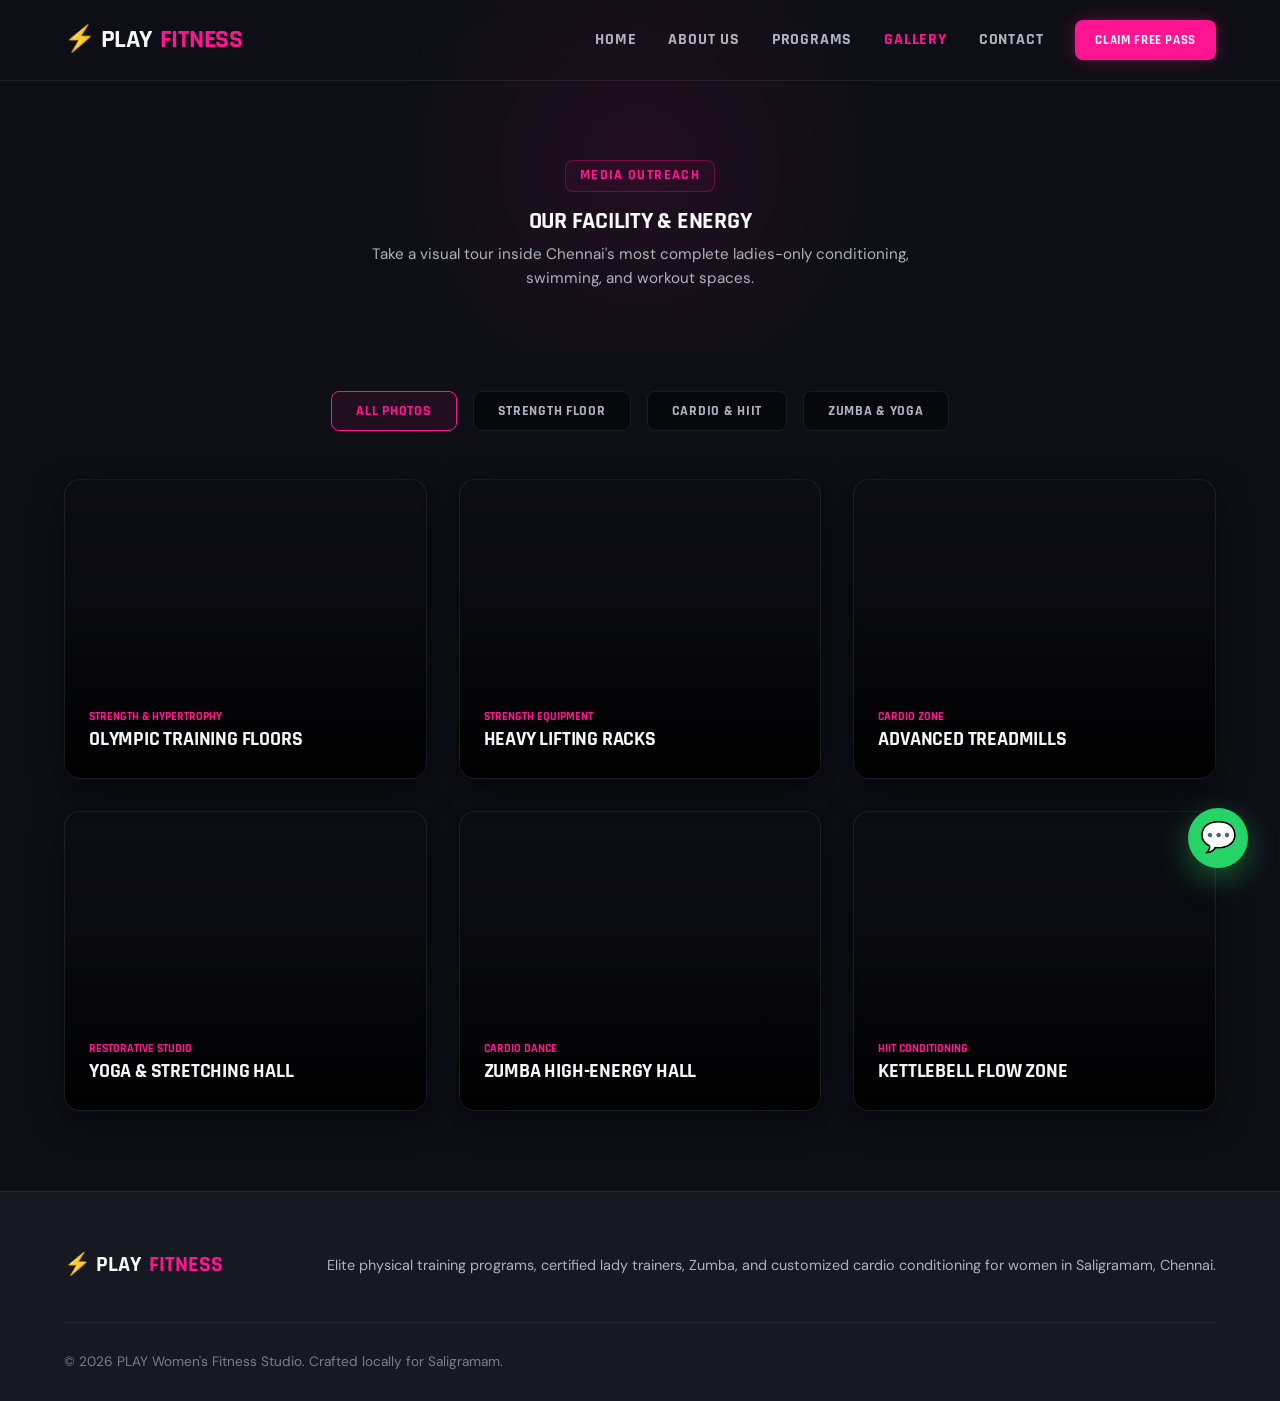
<file: gallery.html>
<!DOCTYPE html>
<html lang="en">
<head>
  <script>
    if (window.location.hostname.includes('surge.sh')) {
      window.location.replace('https://play-fitness.vercel.app/gallery.html');
    }
  </script>
  <meta charset="UTF-8">
  <meta name="viewport" content="width=device-width, initial-scale=1.0">
  
  <!-- Primary SEO Meta Tags -->
  <title>Gallery — PLAY Women's Fitness Studio | Saligramam, Chennai</title>
  <meta name="description" content="View our premium ladies-only gym facilities in Saligramam. Photo tours of our strength floors, cardio setups, yoga studios, and active sisterhood.">
  
  <!-- Tab Icon (Pulsing Lightning Bolt Emoji SVG) -->
  <link rel="icon" href="data:image/svg+xml,<svg xmlns=%22http://www.w3.org/2000/svg%22 viewBox=%220 0 100 100%22><text y=%22.9em%22 font-size=%2290%22>⚡</text></svg>">
  
  <!-- CSS Stylesheet -->
  <link rel="stylesheet" href="css/style.css">
  
  <style>
    .subpage-hero {
      padding-top: 160px;
      padding-bottom: 60px;
      text-align: center;
      position: relative;
      overflow: hidden;
    }
    .subpage-hero::before {
      content: '';
      position: absolute;
      top: -10%;
      left: 50%;
      transform: translateX(-50%);
      width: 600px;
      height: 400px;
      background: radial-gradient(circle, rgba(var(--accent-magenta-rgb), 0.08) 0%, transparent 70%);
      z-index: -1;
      pointer-events: none;
    }
    .gallery-section {
      padding: 40px 0 80px 0;
    }
    .gallery-filters {
      display: flex;
      justify-content: center;
      gap: 16px;
      margin-bottom: 48px;
    }
    .filter-btn {
      background: rgba(0, 0, 0, 0.45);
      border: 1px solid var(--glass-border);
      color: var(--text-secondary);
      padding: 10px 24px;
      border-radius: var(--radius-sm);
      cursor: pointer;
      font-family: var(--font-headings);
      font-weight: 700;
      text-transform: uppercase;
      font-size: 0.9rem;
      letter-spacing: 0.05em;
      transition: var(--transition-fast);
    }
    .filter-btn.active, .filter-btn:hover {
      background: rgba(var(--accent-magenta-rgb), 0.08);
      border-color: var(--accent-magenta);
      color: var(--accent-magenta);
    }
    .gallery-grid {
      display: grid;
      grid-template-columns: repeat(3, 1fr);
      gap: 32px;
    }
    .gallery-item {
      overflow: hidden;
      position: relative;
      height: 300px;
      transition: var(--transition-normal);
      display: flex;
      flex-direction: column;
      justify-content: flex-end;
      padding: 24px;
      border: 1px solid var(--glass-border);
      border-radius: var(--radius-md);
      background-size: cover;
      background-position: center;
      box-shadow: var(--shadow-md);
    }
    .gallery-item::before {
      content: '';
      position: absolute;
      inset: 0;
      background: linear-gradient(180deg, transparent 40%, rgba(0,0,0,0.85) 100%);
      z-index: 1;
    }
    .gallery-item:hover {
      transform: translateY(-6px);
      border-color: var(--accent-magenta);
      box-shadow: 0 10px 25px rgba(var(--accent-magenta-rgb), 0.15);
    }
    .gallery-info {
      position: relative;
      z-index: 2;
    }
    .gallery-info h4 {
      font-size: 1.25rem;
      color: var(--text-primary);
      margin-bottom: 4px;
    }
    .gallery-info span {
      font-size: 0.75rem;
      color: var(--accent-magenta);
      font-weight: 700;
      text-transform: uppercase;
      font-family: var(--font-headings);
    }
    @media (max-width: 900px) {
      .gallery-grid {
        grid-template-columns: repeat(2, 1fr);
        gap: 20px;
      }
    }
    @media (max-width: 600px) {
      .gallery-grid {
        grid-template-columns: 1fr;
        gap: 16px;
      }
      .gallery-filters {
        flex-wrap: wrap;
        gap: 8px;
        justify-content: center;
      }
      .filter-btn {
        padding: 8px 16px;
        font-size: 0.8rem;
      }
      .subpage-hero {
        padding-top: 120px;
        padding-bottom: 40px;
      }
    }
  </style>
</head>
<body>

  <!-- ==========================================
       HEADER & NAVIGATION
       ========================================== -->
  <header class="site-header">
    <div class="container header-container">
      <a href="index.html" class="logo">
        ⚡ PLAY <span>Fitness</span>
      </a>
      
      <nav class="nav-menu">
        <a href="index.html" class="nav-link">Home</a>
        <a href="about.html" class="nav-link">About Us</a>
        <a href="programs.html" class="nav-link">Programs</a>
        <a href="gallery.html" class="nav-link active">Gallery</a>
        <a href="contact.html" class="nav-link">Contact</a>
        <a href="index.html#planner" class="btn btn-primary" style="padding: 10px 20px; font-size: 0.8rem; border-radius: var(--radius-sm);">Claim Free Pass</a>
      </nav>
      
      <button class="menu-toggle" aria-label="Toggle Menu">
        <span></span>
        <span></span>
        <span></span>
      </button>
    </div>
  </header>

  <!-- ==========================================
       SUBPAGE HERO
       ========================================== -->
  <section class="subpage-hero">
    <div class="container">
      <span class="section-tag">MEDIA OUTREACH</span>
      <h1>Our Facility & Energy</h1>
      <p class="calc-subtitle" style="max-width: 600px; margin: 8px auto 0 auto;">Take a visual tour inside Chennai's most complete ladies-only conditioning, swimming, and workout spaces.</p>
    </div>
  </section>

  <!-- ==========================================
       GALLERY SECTION
       ========================================== -->
  <section class="gallery-section">
    <div class="container">
      
      <div class="gallery-filters">
        <button class="filter-btn active" data-filter="all">All Photos</button>
        <button class="filter-btn" data-filter="strength">Strength Floor</button>
        <button class="filter-btn" data-filter="cardio">Cardio & HIIT</button>
        <button class="filter-btn" data-filter="yoga">Zumba & Yoga</button>
      </div>

      <div class="gallery-grid">
        
        <!-- Image 1 -->
        <div class="gallery-item" data-category="strength" style="background-image: linear-gradient(rgba(0,0,0,0.1), rgba(0,0,0,0.5)), url('https://images.unsplash.com/photo-1517838277536-f5f99be501cd?auto=format&fit=crop&q=80&w=600');">
          <div class="gallery-info">
            <span>Strength & Hypertrophy</span>
            <h4>Olympic Training Floors</h4>
          </div>
        </div>

        <!-- Image 2 -->
        <div class="gallery-item" data-category="strength" style="background-image: linear-gradient(rgba(0,0,0,0.1), rgba(0,0,0,0.5)), url('https://images.unsplash.com/photo-1534438327276-14e5300c3a48?auto=format&fit=crop&q=80&w=600');">
          <div class="gallery-info">
            <span>Strength Equipment</span>
            <h4>Heavy Lifting Racks</h4>
          </div>
        </div>

        <!-- Image 3 -->
        <div class="gallery-item" data-category="cardio" style="background-image: linear-gradient(rgba(0,0,0,0.1), rgba(0,0,0,0.5)), url('https://images.unsplash.com/photo-1518622358385-8ea7d0794bf6?auto=format&fit=crop&q=80&w=600');">
          <div class="gallery-info">
            <span>Cardio Zone</span>
            <h4>Advanced Treadmills</h4>
          </div>
        </div>

        <!-- Image 4 -->
        <div class="gallery-item" data-category="yoga" style="background-image: linear-gradient(rgba(0,0,0,0.1), rgba(0,0,0,0.5)), url('https://images.unsplash.com/photo-1545205597-3d9d02c29597?auto=format&fit=crop&q=80&w=600');">
          <div class="gallery-info">
            <span>Restorative Studio</span>
            <h4>Yoga & Stretching Hall</h4>
          </div>
        </div>

        <!-- Image 5 -->
        <div class="gallery-item" data-category="yoga" style="background-image: linear-gradient(rgba(0,0,0,0.1), rgba(0,0,0,0.5)), url('https://images.unsplash.com/photo-1524594152303-9fd13543dd6e?auto=format&fit=crop&q=80&w=600');">
          <div class="gallery-info">
            <span>Cardio Dance</span>
            <h4>Zumba High-Energy Hall</h4>
          </div>
        </div>

        <!-- Image 6 -->
        <div class="gallery-item" data-category="cardio" style="background-image: linear-gradient(rgba(0,0,0,0.1), rgba(0,0,0,0.5)), url('https://images.unsplash.com/photo-1517838277536-f5f99be501cd?auto=format&fit=crop&q=80&w=600');">
          <div class="gallery-info">
            <span>HIIT Conditioning</span>
            <h4>Kettlebell Flow Zone</h4>
          </div>
        </div>

      </div>
    </div>
  </section>

  <!-- ==========================================
       FOOTER
       ========================================== -->
  <footer class="site-footer">
    <div class="container">
      <div class="footer-top">
        <div class="footer-logo">
          ⚡ PLAY <span>Fitness</span>
        </div>
        <p class="footer-tagline">Elite physical training programs, certified lady trainers, Zumba, and customized cardio conditioning for women in Saligramam, Chennai.</p>
      </div>
      
      <div class="footer-bottom">
        <p>&copy; 2026 PLAY Women's Fitness Studio. Crafted locally for Saligramam.</p>
      </div>
    </div>
  </footer>

  <!-- Floating WhatsApp Sticky -->
  <a href="https://wa.me/919999999999?text=Hi%20PLAY%20Fitness!%20I'd%20like%20to%20claim%20my%20Free%201-Day%20Trial%20Pass." target="_blank" class="whatsapp-sticky" style="background-color: #25d366;" aria-label="Chat on WhatsApp">
    💬
  </a>

  <!-- JavaScript Filter & Navbar Toggle -->
  <script>
    document.addEventListener('DOMContentLoaded', () => {
      const menuToggle = document.querySelector('.menu-toggle');
      const navMenu = document.querySelector('.nav-menu');

      if (menuToggle && navMenu) {
        menuToggle.addEventListener('click', () => {
          navMenu.classList.toggle('active');
          const spans = menuToggle.querySelectorAll('span');
          if (navMenu.classList.contains('active')) {
            spans[0].style.transform = 'rotate(45deg) translate(6px, 6px)';
            spans[1].style.opacity = '0';
            spans[2].style.transform = 'rotate(-45deg) translate(6px, -6px)';
          } else {
            spans[0].style.transform = 'none';
            spans[1].style.opacity = '1';
            spans[2].style.transform = 'none';
          }
        });
      }

      // Filter Logic
      const filterButtons = document.querySelectorAll('.filter-btn');
      const galleryItems = document.querySelectorAll('.gallery-item');

      filterButtons.forEach(btn => {
        btn.addEventListener('click', (e) => {
          filterButtons.forEach(b => b.classList.remove('active'));
          e.target.classList.add('active');

          const filterVal = e.target.dataset.filter;

          galleryItems.forEach(item => {
            if (filterVal === 'all' || item.dataset.category === filterVal) {
              item.style.display = 'flex';
            } else {
              item.style.display = 'none';
            }
          });
        });
      });
    });
  </script>
</body>
</html>
</file>
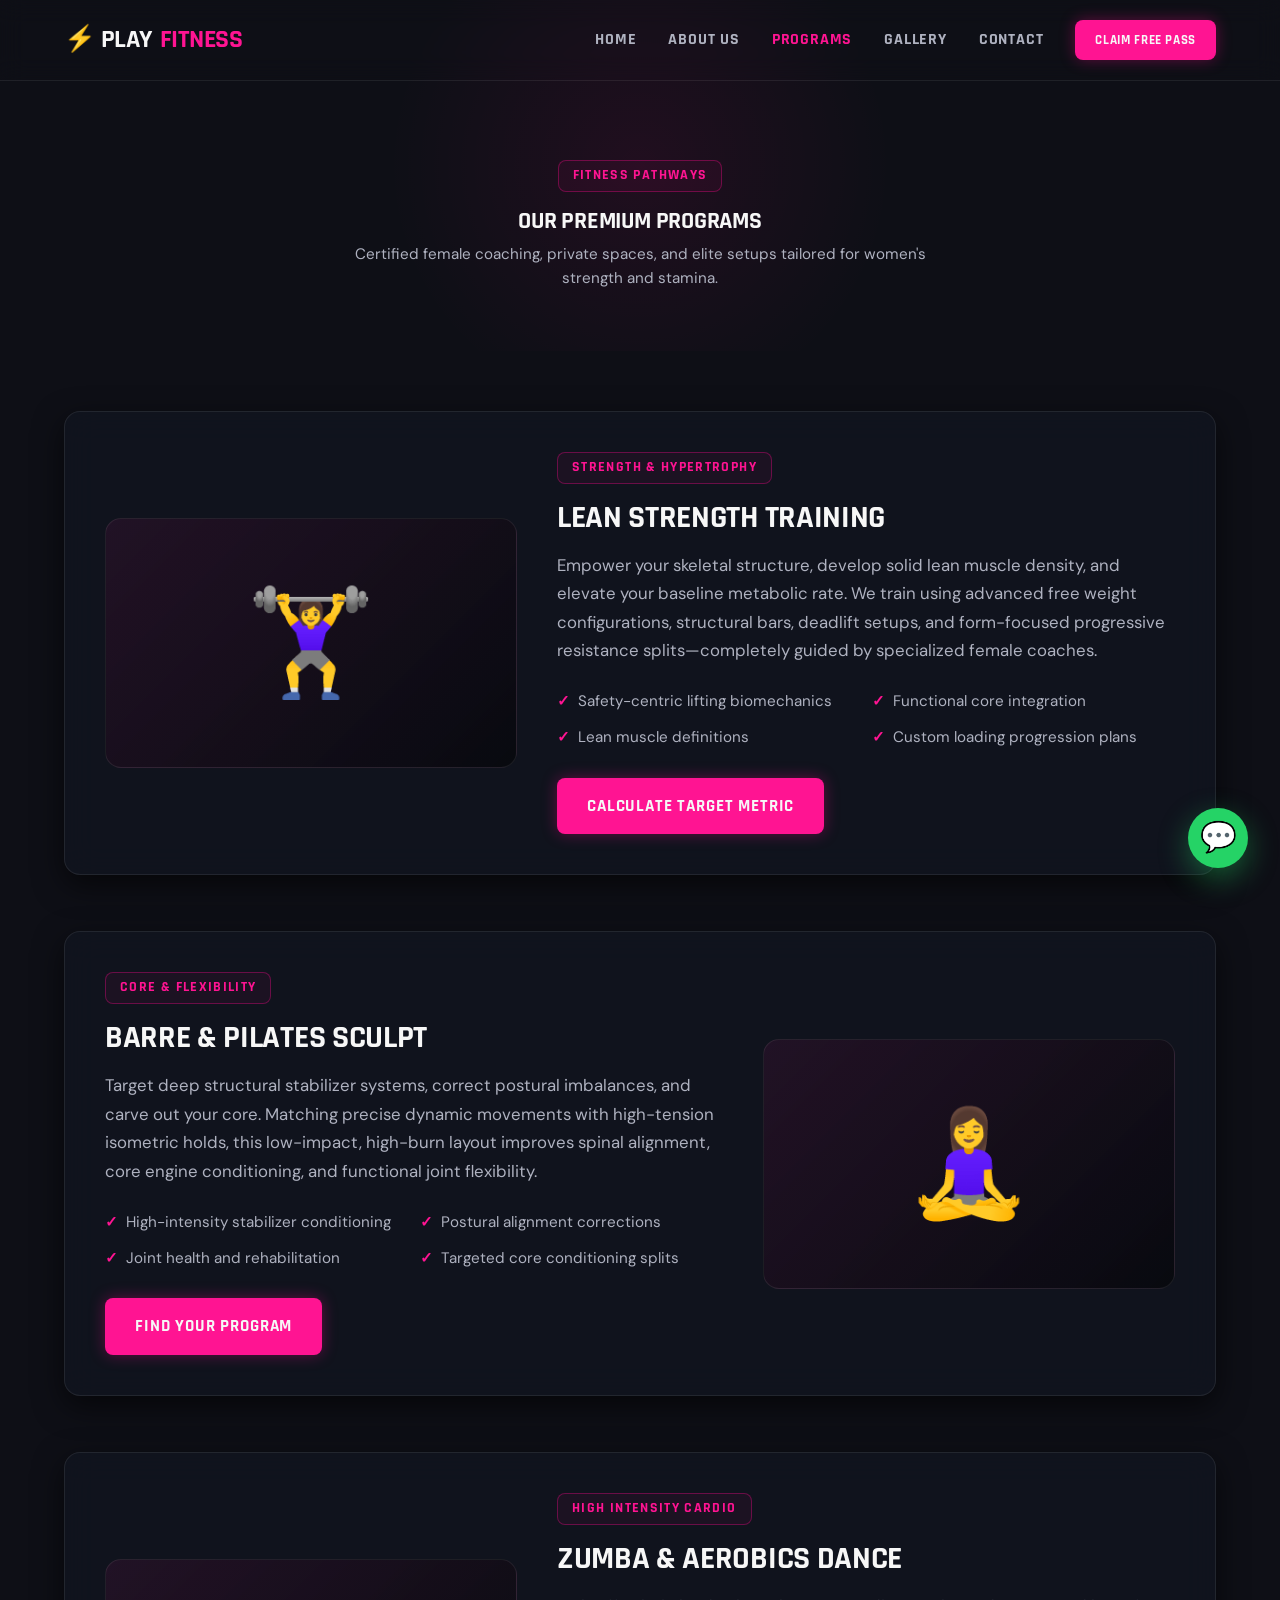
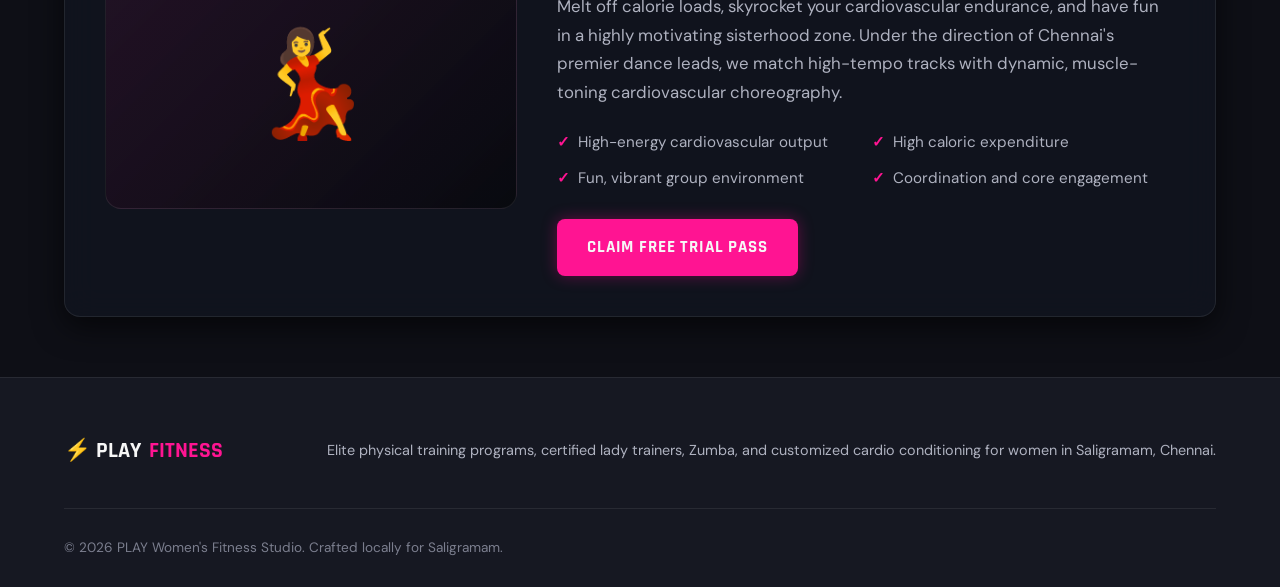
<file: programs.html>
<!DOCTYPE html>
<html lang="en">
<head>
  <script>
    if (window.location.hostname.includes('surge.sh')) {
      window.location.replace('https://play-fitness.vercel.app/programs.html');
    }
  </script>
  <meta charset="UTF-8">
  <meta name="viewport" content="width=device-width, initial-scale=1.0">
  
  <!-- Primary SEO Meta Tags -->
  <title>Our Programs — PLAY Women's Fitness Studio | Saligramam, Chennai</title>
  <meta name="description" content="Explore our premium fitness programs. Lean Strength, Pilates, Barre, Yoga, and Zumba. Customized splits for women at Saligramam's best gym.">
  
  <!-- Tab Icon (Pulsing Lightning Bolt Emoji SVG) -->
  <link rel="icon" href="data:image/svg+xml,<svg xmlns=%22http://www.w3.org/2000/svg%22 viewBox=%220 0 100 100%22><text y=%22.9em%22 font-size=%2290%22>⚡</text></svg>">
  
  <!-- CSS Stylesheet -->
  <link rel="stylesheet" href="css/style.css">
  
  <style>
    .subpage-hero {
      padding-top: 160px;
      padding-bottom: 60px;
      text-align: center;
      position: relative;
      overflow: hidden;
    }
    .subpage-hero::before {
      content: '';
      position: absolute;
      top: -10%;
      left: 50%;
      transform: translateX(-50%);
      width: 600px;
      height: 400px;
      background: radial-gradient(circle, rgba(var(--accent-magenta-rgb), 0.08) 0%, transparent 70%);
      z-index: -1;
      pointer-events: none;
    }
    .programs-detail {
      padding: 60px 0;
    }
    .detail-grid {
      display: flex;
      flex-direction: column;
      gap: 56px;
    }
    .detail-card {
      display: grid;
      grid-template-columns: 0.8fr 1.2fr;
      gap: 40px;
      padding: 40px;
      align-items: center;
    }
    .detail-card.reverse {
      grid-template-columns: 1.2fr 0.8fr;
    }
    .detail-icon {
      height: 250px;
      display: flex;
      align-items: center;
      justify-content: center;
      font-size: 6.5rem;
      background: linear-gradient(135deg, rgba(var(--accent-magenta-rgb), 0.08), rgba(0,0,0,0.45));
      border-radius: var(--radius-md);
      border: 1px solid var(--glass-border);
    }
    .detail-info h3 {
      font-size: 2rem;
      margin-bottom: 16px;
    }
    .detail-info p {
      color: var(--text-secondary);
      font-size: 1.05rem;
      margin-bottom: 24px;
      line-height: 1.7;
    }
    .detail-features {
      display: grid;
      grid-template-columns: 1fr 1fr;
      gap: 12px;
      margin-bottom: 28px;
    }
    .detail-features li {
      font-size: 0.95rem;
      color: var(--text-secondary);
      display: flex;
      align-items: center;
      gap: 8px;
    }
    .detail-features li::before {
      content: '✓';
      color: var(--accent-magenta);
      font-weight: 700;
    }
    @media (max-width: 768px) {
      .detail-card, .detail-card.reverse {
        grid-template-columns: 1fr;
        padding: 24px;
        gap: 24px;
      }
      .detail-icon {
        height: 180px;
        font-size: 4.5rem;
      }
      .detail-info h3 {
        font-size: 1.6rem;
      }
      .detail-features {
        grid-template-columns: 1fr;
        gap: 8px;
      }
      .subpage-hero {
        padding-top: 120px;
        padding-bottom: 40px;
      }
    }
  </style>
</head>
<body>

  <!-- ==========================================
       HEADER & NAVIGATION
       ========================================== -->
  <header class="site-header">
    <div class="container header-container">
      <a href="index.html" class="logo">
        ⚡ PLAY <span>Fitness</span>
      </a>
      
      <nav class="nav-menu">
        <a href="index.html" class="nav-link">Home</a>
        <a href="about.html" class="nav-link">About Us</a>
        <a href="programs.html" class="nav-link active">Programs</a>
        <a href="gallery.html" class="nav-link">Gallery</a>
        <a href="contact.html" class="nav-link">Contact</a>
        <a href="index.html#planner" class="btn btn-primary" style="padding: 10px 20px; font-size: 0.8rem; border-radius: var(--radius-sm);">Claim Free Pass</a>
      </nav>
      
      <button class="menu-toggle" aria-label="Toggle Menu">
        <span></span>
        <span></span>
        <span></span>
      </button>
    </div>
  </header>

  <!-- ==========================================
       SUBPAGE HERO
       ========================================== -->
  <section class="subpage-hero">
    <div class="container">
      <span class="section-tag">FITNESS PATHWAYS</span>
      <h1>Our Premium Programs</h1>
      <p class="calc-subtitle" style="max-width: 600px; margin: 8px auto 0 auto;">Certified female coaching, private spaces, and elite setups tailored for women's strength and stamina.</p>
    </div>
  </section>

  <!-- ==========================================
       PROGRAMS DETAIL
       ========================================== -->
  <section class="programs-detail">
    <div class="container">
      <div class="detail-grid">
        
        <!-- Program 1: Strength -->
        <div class="detail-card glass-card">
          <div class="detail-icon">🏋️‍♀️</div>
          <div class="detail-info">
            <span class="section-tag">STRENGTH & HYPERTROPHY</span>
            <h3>Lean Strength Training</h3>
            <p>Empower your skeletal structure, develop solid lean muscle density, and elevate your baseline metabolic rate. We train using advanced free weight configurations, structural bars, deadlift setups, and form-focused progressive resistance splits—completely guided by specialized female coaches.</p>
            <ul class="detail-features">
              <li>Safety-centric lifting biomechanics</li>
              <li>Functional core integration</li>
              <li>Lean muscle definitions</li>
              <li>Custom loading progression plans</li>
            </ul>
            <a href="index.html#planner" class="btn btn-primary">Calculate Target Metric</a>
          </div>
        </div>

        <!-- Program 2: Pilates -->
        <div class="detail-card glass-card reverse">
          <div class="detail-info">
            <span class="section-tag">CORE & FLEXIBILITY</span>
            <h3>Barre & Pilates Sculpt</h3>
            <p>Target deep structural stabilizer systems, correct postural imbalances, and carve out your core. Matching precise dynamic movements with high-tension isometric holds, this low-impact, high-burn layout improves spinal alignment, core engine conditioning, and functional joint flexibility.</p>
            <ul class="detail-features">
              <li>High-intensity stabilizer conditioning</li>
              <li>Postural alignment corrections</li>
              <li>Joint health and rehabilitation</li>
              <li>Targeted core conditioning splits</li>
            </ul>
            <a href="index.html#planner" class="btn btn-primary">Find Your Program</a>
          </div>
          <div class="detail-icon">🧘‍♀️</div>
        </div>

        <!-- Program 3: Zumba -->
        <div class="detail-card glass-card">
          <div class="detail-icon">💃</div>
          <div class="detail-info">
            <span class="section-tag">HIGH INTENSITY CARDIO</span>
            <h3>Zumba & Aerobics Dance</h3>
            <p>Melt off calorie loads, skyrocket your cardiovascular endurance, and have fun in a highly motivating sisterhood zone. Under the direction of Chennai's premier dance leads, we match high-tempo tracks with dynamic, muscle-toning cardiovascular choreography.</p>
            <ul class="detail-features">
              <li>High-energy cardiovascular output</li>
              <li>High caloric expenditure</li>
              <li>Fun, vibrant group environment</li>
              <li>Coordination and core engagement</li>
            </ul>
            <a href="index.html#planner" class="btn btn-primary">Claim Free Trial Pass</a>
          </div>
        </div>

      </div>
    </div>
  </section>

  <!-- ==========================================
       FOOTER
       ========================================== -->
  <footer class="site-footer">
    <div class="container">
      <div class="footer-top">
        <div class="footer-logo">
          ⚡ PLAY <span>Fitness</span>
        </div>
        <p class="footer-tagline">Elite physical training programs, certified lady trainers, Zumba, and customized cardio conditioning for women in Saligramam, Chennai.</p>
      </div>
      
      <div class="footer-bottom">
        <p>&copy; 2026 PLAY Women's Fitness Studio. Crafted locally for Saligramam.</p>
      </div>
    </div>
  </footer>

  <!-- Floating WhatsApp Sticky -->
  <a href="https://wa.me/919999999999?text=Hi%20PLAY%20Fitness!%20I'd%20like%20to%20claim%20my%20Free%201-Day%20Trial%20Pass." target="_blank" class="whatsapp-sticky" style="background-color: #25d366;" aria-label="Chat on WhatsApp">
    💬
  </a>

  <!-- JavaScript Toggle -->
  <script>
    document.addEventListener('DOMContentLoaded', () => {
      const menuToggle = document.querySelector('.menu-toggle');
      const navMenu = document.querySelector('.nav-menu');

      if (menuToggle && navMenu) {
        menuToggle.addEventListener('click', () => {
          navMenu.classList.toggle('active');
          const spans = menuToggle.querySelectorAll('span');
          if (navMenu.classList.contains('active')) {
            spans[0].style.transform = 'rotate(45deg) translate(6px, 6px)';
            spans[1].style.opacity = '0';
            spans[2].style.transform = 'rotate(-45deg) translate(6px, -6px)';
          } else {
            spans[0].style.transform = 'none';
            spans[1].style.opacity = '1';
            spans[2].style.transform = 'none';
          }
        });
      }
    });
  </script>
</body>
</html>
</file>
<file: css/style.css>
@import url('https://fonts.googleapis.com/css2?family=Rajdhani:wght@500;600;700;800&family=DM+Sans:ital,opsz,wght@0,9..40,100..1000;1,9..40,100..1000&display=swap');

/* ==========================================
   CSS CUSTOM PROPERTIES (DESIGN TOKENS)
   ========================================== */
:root {
  /* Color System - Hot Magenta, Violet & Deep Indigo */
  --bg-primary: hsl(230, 24%, 7%);
  --bg-secondary: hsl(230, 20%, 11%);
  --bg-tertiary: hsl(230, 16%, 15%);

  --accent-magenta: hsl(328, 100%, 54%);
  --accent-magenta-hover: hsl(328, 100%, 46%);
  --accent-magenta-rgb: 255, 10, 137;

  --accent-purple: hsl(270, 85%, 60%);
  --accent-purple-rgb: 139, 38, 255;

  --text-primary: hsl(0, 0%, 97%);
  --text-secondary: hsl(230, 12%, 72%);
  --text-muted: hsl(230, 8%, 52%);

  /* Glassmorphism Styles */
  --glass-bg: rgba(18, 22, 33, 0.7);
  --glass-border: rgba(255, 255, 255, 0.08);
  --glass-glow: rgba(255, 10, 137, 0.12);

  /* Layout Spacing & Borders */
  --radius-sm: 8px;
  --radius-md: 16px;
  --radius-lg: 24px;
  --radius-full: 9999px;
  --shadow-sm: 0 4px 10px rgba(0, 0, 0, 0.4);
  --shadow-md: 0 10px 30px rgba(0, 0, 0, 0.6);
  --shadow-lg: 0 20px 50px rgba(0, 0, 0, 0.8);

  /* Transitions */
  --transition-fast: 0.15s cubic-bezier(0.4, 0, 0.2, 1);
  --transition-normal: 0.25s cubic-bezier(0.4, 0, 0.2, 1);
  --transition-slow: 0.45s cubic-bezier(0.4, 0, 0.2, 1);

  /* Fonts */
  --font-headings: 'Rajdhani', sans-serif;
  --font-body: 'DM Sans', sans-serif;
}

/* ==========================================
   RESET & BASE STYLES
   ========================================== */
*,
*::before,
*::after {
  box-sizing: border-box;
  margin: 0;
  padding: 0;
}

html {
  scroll-behavior: smooth;
  font-size: 16px;
  -webkit-font-smoothing: antialiased;
  -moz-osx-font-smoothing: grayscale;
}

body {
  background-color: var(--bg-primary);
  color: var(--text-primary);
  font-family: var(--font-body);
  line-height: 1.6;
  overflow-x: hidden;
}

h1,
h2,
h3,
h4,
h5,
h6 {
  font-family: var(--font-headings);
  font-weight: 800;
  letter-spacing: -0.01em;
  line-height: 1.1;
  text-transform: uppercase;
}

a {
  color: inherit;
  text-decoration: none;
  transition: var(--transition-fast);
}

ul {
  list-style: none;
}

img {
  max-width: 100%;
  height: auto;
  display: block;
}

/* Custom Scrollbar */
::-webkit-scrollbar {
  width: 8px;
}

::-webkit-scrollbar-track {
  background: var(--bg-primary);
}

::-webkit-scrollbar-thumb {
  background: var(--bg-tertiary);
  border-radius: var(--radius-full);
}

::-webkit-scrollbar-thumb:hover {
  background: var(--accent-magenta);
}

/* ==========================================
   REUSABLE UTILITIES
   ========================================== */
.container {
  width: 100%;
  max-width: 1200px;
  margin: 0 auto;
  padding: 0 24px;
}

.glass-card {
  background: var(--glass-bg);
  border: 1px solid var(--glass-border);
  backdrop-filter: blur(16px);
  -webkit-backdrop-filter: blur(16px);
  border-radius: var(--radius-md);
  box-shadow: var(--shadow-md);
}

.btn {
  display: inline-flex;
  align-items: center;
  justify-content: center;
  gap: 8px;
  padding: 15px 30px;
  font-family: var(--font-headings);
  font-size: 1.05rem;
  font-weight: 700;
  text-transform: uppercase;
  border-radius: var(--radius-sm);
  border: none;
  cursor: pointer;
  transition: var(--transition-normal);
  position: relative;
  overflow: hidden;
  letter-spacing: 0.05em;
}

.btn-primary {
  background-color: var(--accent-magenta);
  color: var(--text-primary);
  box-shadow: 0 0 15px rgba(var(--accent-magenta-rgb), 0.35);
  font-weight: 800;
}

.btn-primary:hover {
  background-color: var(--accent-magenta-hover);
  transform: translateY(-2px);
  box-shadow: 0 0 25px rgba(var(--accent-magenta-rgb), 0.55);
}

.btn-secondary {
  background-color: transparent;
  color: var(--text-primary);
  border: 1.5px solid var(--glass-border);
}

.btn-secondary:hover {
  background-color: rgba(255, 255, 255, 0.04);
  border-color: var(--text-primary);
  transform: translateY(-2px);
}

.text-gradient {
  background: linear-gradient(135deg, var(--text-primary) 30%, var(--accent-magenta) 100%);
  -webkit-background-clip: text;
  -webkit-text-fill-color: transparent;
  background-clip: text;
}

.section-tag {
  display: inline-block;
  font-family: var(--font-headings);
  font-size: 0.85rem;
  font-weight: 800;
  text-transform: uppercase;
  color: var(--accent-magenta);
  border: 1px solid rgba(var(--accent-magenta-rgb), 0.35);
  padding: 4px 14px;
  border-radius: var(--radius-sm);
  margin-bottom: 16px;
  letter-spacing: 0.1em;
  background: rgba(var(--accent-magenta-rgb), 0.05);
}

/* ==========================================
   HEADER & NAVIGATION
   ========================================== */
.site-header {
  position: fixed;
  top: 0;
  left: 0;
  width: 100%;
  z-index: 100;
  background: rgba(var(--bg-primary), 0.85);
  backdrop-filter: blur(12px);
  -webkit-backdrop-filter: blur(12px);
  border-bottom: 1px solid var(--glass-border);
  transition: var(--transition-normal);
}

.header-container {
  display: flex;
  align-items: center;
  justify-content: space-between;
  height: 80px;
}

.logo {
  display: flex;
  align-items: center;
  gap: 8px;
  font-family: var(--font-headings);
  font-size: 1.6rem;
  font-weight: 800;
  text-transform: uppercase;
  letter-spacing: -0.02em;
}

.logo span {
  color: var(--accent-magenta);
}

.nav-menu {
  display: flex;
  align-items: center;
  gap: 32px;
}

.nav-link {
  font-size: 1rem;
  font-weight: 700;
  color: var(--text-secondary);
  text-transform: uppercase;
  letter-spacing: 0.05em;
  font-family: var(--font-headings);
}

.nav-link:hover,
.nav-link.active {
  color: var(--accent-magenta);
}

.menu-toggle {
  display: none;
  flex-direction: column;
  gap: 6px;
  background: none;
  border: none;
  cursor: pointer;
  z-index: 102;
}

.menu-toggle span {
  display: block;
  width: 28px;
  height: 2.5px;
  background-color: var(--text-primary);
  border-radius: var(--radius-full);
  transition: var(--transition-normal);
}

/* ==========================================
   HERO SECTION
   ========================================== */
.hero-section {
  padding-top: 170px;
  padding-bottom: 90px;
  position: relative;
  overflow: hidden;
}

/* Rose/Purple Ambient Background Radial */
.hero-section::before {
  content: '';
  position: absolute;
  top: -25%;
  right: -10%;
  width: 850px;
  height: 850px;
  background: radial-gradient(circle, rgba(var(--accent-magenta-rgb), 0.06) 0%, transparent 70%);
  z-index: -1;
  pointer-events: none;
}

.hero-grid {
  display: grid;
  grid-template-columns: 1.15fr 0.85fr;
  gap: 64px;
  align-items: center;
}

.hero-content h1 {
  font-size: clamp(2.6rem, 5.5vw, 4.5rem);
  font-weight: 800;
  line-height: 1.05;
  margin-bottom: 24px;
}

.hero-content p {
  font-size: 1.15rem;
  color: var(--text-secondary);
  margin-bottom: 40px;
  max-width: 550px;
}

.hero-cta {
  display: flex;
  align-items: center;
  gap: 16px;
  flex-wrap: wrap;
}

.hero-badge-group {
  display: flex;
  align-items: center;
  gap: 24px;
  margin-top: 56px;
  border-top: 1px solid var(--glass-border);
  padding-top: 24px;
}

.hero-badge {
  display: flex;
  flex-direction: column;
}

.hero-badge .number {
  font-family: var(--font-headings);
  font-size: 2.2rem;
  font-weight: 800;
  color: var(--accent-magenta);
  line-height: 1;
}

.hero-badge .label {
  font-size: 0.8rem;
  color: var(--text-secondary);
  text-transform: uppercase;
  letter-spacing: 0.05em;
  margin-top: 4px;
}

/* ==========================================
   INFINITE SCROLLING TEXT MARQUEE
   ========================================== */
.marquee-container {
  background-color: var(--bg-secondary);
  border-y: 1px solid var(--glass-border);
  padding: 16px 0;
  overflow: hidden;
  position: relative;
  white-space: nowrap;
  display: flex;
  align-items: center;
}

.marquee-content {
  display: inline-flex;
  gap: 2rem;
  animation: marquee-animation 24s linear infinite;
}

.marquee-text {
  font-family: var(--font-headings);
  font-size: 1.8rem;
  font-weight: 800;
  text-transform: uppercase;
  color: var(--text-secondary);
  letter-spacing: 0.05em;
  display: flex;
  align-items: center;
  gap: 2rem;
}

.marquee-text span {
  color: var(--accent-magenta);
}

@keyframes marquee-animation {
  0% {
    transform: translateX(0);
  }

  100% {
    transform: translateX(-50%);
  }
}

/* ==========================================
   INTERACTIVE CALCULATOR / PLANNER
   ========================================== */
.calculator-card {
  padding: 40px;
  position: relative;
  overflow: hidden;
}

.calculator-card::after {
  content: '';
  position: absolute;
  bottom: -20%;
  left: -20%;
  width: 320px;
  height: 320px;
  background: radial-gradient(circle, rgba(var(--accent-magenta-rgb), 0.03) 0%, transparent 60%);
  pointer-events: none;
}

.calc-title {
  margin-bottom: 8px;
}

.calc-subtitle {
  color: var(--text-secondary);
  font-size: 0.95rem;
  margin-bottom: 32px;
}

.form-row {
  display: grid;
  grid-template-columns: 1fr 1fr;
  gap: 24px;
  margin-bottom: 24px;
}

.input-group {
  display: flex;
  flex-direction: column;
  gap: 8px;
}

.input-label {
  font-size: 0.85rem;
  font-weight: 700;
  color: var(--text-secondary);
  text-transform: uppercase;
  letter-spacing: 0.08em;
}

.input-wrapper {
  position: relative;
  display: flex;
  align-items: center;
}

.form-control {
  width: 100%;
  background: rgba(0, 0, 0, 0.45);
  border: 1px solid var(--glass-border);
  color: var(--text-primary);
  padding: 15px 18px;
  border-radius: var(--radius-sm);
  font-family: var(--font-body);
  font-size: 1rem;
  font-weight: 500;
  transition: var(--transition-fast);
}

.form-control:focus {
  outline: none;
  border-color: var(--accent-magenta);
  box-shadow: 0 0 10px rgba(var(--accent-magenta-rgb), 0.18);
}

.input-unit {
  position: absolute;
  right: 18px;
  color: var(--text-muted);
  font-size: 0.9rem;
  font-weight: 700;
}

.btn-select {
  display: flex;
  align-items: center;
  justify-content: center;
  background: rgba(0, 0, 0, 0.45);
  border: 1px solid var(--glass-border);
  color: var(--text-secondary);
  padding: 14px;
  border-radius: var(--radius-sm);
  cursor: pointer;
  font-family: var(--font-headings);
  font-weight: 700;
  transition: var(--transition-fast);
  font-size: 0.9rem;
  letter-spacing: 0.05em;
  text-transform: uppercase;
}

.btn-select.active {
  background: rgba(var(--accent-magenta-rgb), 0.08);
  border-color: var(--accent-magenta);
  color: var(--accent-magenta);
}

.goal-selector {
  display: grid;
  grid-template-columns: repeat(4, 1fr);
  gap: 12px;
}

/* Estimar Output Display */
.calc-results {
  margin-top: 32px;
  padding-top: 32px;
  border-top: 1px solid var(--glass-border);
}

.results-grid {
  display: grid;
  grid-template-columns: 1fr 1fr;
  gap: 24px;
  margin-bottom: 28px;
}

.result-box {
  background: rgba(0, 0, 0, 0.3);
  border: 1px solid rgba(255, 255, 255, 0.03);
  padding: 16px;
  border-radius: var(--radius-sm);
  text-align: center;
}

.result-val {
  font-family: var(--font-headings);
  font-size: 2.25rem;
  font-weight: 800;
  color: var(--accent-magenta);
  line-height: 1.2;
}

.result-label {
  font-size: 0.75rem;
  text-transform: uppercase;
  color: var(--text-secondary);
  letter-spacing: 0.05em;
  margin-top: 4px;
}

/* Recommended Program Card */
.recommendation-alert {
  background: linear-gradient(135deg, rgba(var(--accent-magenta-rgb), 0.08) 0%, rgba(0, 0, 0, 0.35) 100%);
  border: 1.5px dashed rgba(var(--accent-magenta-rgb), 0.4);
  padding: 20px 24px;
  border-radius: var(--radius-sm);
  margin-bottom: 28px;
  display: flex;
  align-items: center;
  justify-content: space-between;
  gap: 20px;
}

.recommendation-alert .info {
  display: flex;
  flex-direction: column;
}

.recommendation-alert .tag {
  font-size: 0.7rem;
  text-transform: uppercase;
  font-weight: 900;
  letter-spacing: 0.1em;
  color: var(--accent-magenta);
}

.recommendation-alert .program-name {
  font-family: var(--font-headings);
  font-size: 1.2rem;
  font-weight: 800;
  margin-top: 2px;
}

.recommendation-alert .program-desc {
  font-size: 0.85rem;
  color: var(--text-secondary);
  margin-top: 4px;
}

.recommendation-alert .icon {
  font-size: 2rem;
  opacity: 0.95;
}

/* Dynamic WhatsApp Link CTA */
.cta-btn-whatsapp {
  width: 100%;
  background: linear-gradient(135deg, #128c7e 0%, #25d366 100%);
  color: white;
  border: none;
  font-weight: 800;
  box-shadow: 0 8px 24px rgba(37, 211, 102, 0.25);
  animation: pulse-whatsapp 2s infinite;
}

.cta-btn-whatsapp:hover {
  background: #25d366;
  transform: translateY(-2px);
  box-shadow: 0 12px 30px rgba(37, 211, 102, 0.45);
}

@keyframes pulse-whatsapp {
  0% {
    box-shadow: 0 0 0 0 rgba(37, 211, 102, 0.6);
  }

  70% {
    box-shadow: 0 0 0 12px rgba(37, 211, 102, 0);
  }

  100% {
    box-shadow: 0 0 0 0 rgba(37, 211, 102, 0);
  }
}

/* ==========================================
   PROGRAMS / SERVICES
   ========================================== */
.programs-section {
  padding: 100px 0;
  position: relative;
}

.section-header {
  text-align: center;
  max-width: 600px;
  margin: 0 auto 64px auto;
}

.section-header h2 {
  font-size: 2.5rem;
  font-weight: 800;
}

.section-header p {
  color: var(--text-secondary);
  margin-top: 12px;
  font-size: 1.05rem;
}

.programs-grid {
  display: grid;
  grid-template-columns: repeat(3, 1fr);
  gap: 32px;
}

.program-card {
  padding: 40px 32px;
  display: flex;
  flex-direction: column;
  height: 100%;
  transition: var(--transition-normal);
  position: relative;
  overflow: hidden;
}

.program-card::before {
  content: '';
  position: absolute;
  top: 0;
  left: 0;
  width: 100%;
  height: 3px;
  background: linear-gradient(90deg, transparent, var(--accent-magenta), transparent);
  opacity: 0;
  transition: var(--transition-normal);
}

.program-card:hover {
  transform: translateY(-8px);
  border-color: rgba(var(--accent-magenta-rgb), 0.25);
  box-shadow: 0 15px 35px rgba(0, 0, 0, 0.7), 0 0 20px rgba(var(--accent-magenta-rgb), 0.05);
}

.program-card:hover::before {
  opacity: 1;
}

.program-icon {
  width: 56px;
  height: 56px;
  background: rgba(255, 255, 255, 0.02);
  border: 1px solid var(--glass-border);
  border-radius: var(--radius-sm);
  display: flex;
  align-items: center;
  justify-content: center;
  font-size: 1.8rem;
  margin-bottom: 24px;
  transition: var(--transition-fast);
}

.program-card:hover .program-icon {
  background: rgba(var(--accent-magenta-rgb), 0.1);
  border-color: var(--accent-magenta);
  color: var(--accent-magenta);
  transform: scale(1.05);
}

.program-card h3 {
  font-size: 1.35rem;
  margin-bottom: 12px;
}

.program-card p {
  color: var(--text-secondary);
  font-size: 0.95rem;
  line-height: 1.6;
  margin-bottom: 24px;
  flex-grow: 1;
}

.program-features {
  display: flex;
  flex-direction: column;
  gap: 10px;
  margin-bottom: 32px;
}

.program-features li {
  font-size: 0.85rem;
  color: var(--text-secondary);
  display: flex;
  align-items: center;
  gap: 8px;
}

.program-features li::before {
  content: '✓';
  color: var(--accent-magenta);
  font-weight: 700;
}

/* ==========================================
   TRAINERS GRID SECTION
   ========================================== */
.trainers-section {
  padding: 100px 0;
  position: relative;
}

.trainers-grid {
  display: grid;
  grid-template-columns: repeat(3, 1fr);
  gap: 32px;
}

.trainer-card {
  padding: 32px;
  text-align: center;
  display: flex;
  flex-direction: column;
  align-items: center;
  transition: var(--transition-normal);
}

.trainer-card:hover {
  transform: translateY(-5px);
  border-color: rgba(var(--accent-magenta-rgb), 0.2);
}

.trainer-photo {
  width: 110px;
  height: 110px;
  background: linear-gradient(135deg, var(--bg-tertiary) 0%, rgba(var(--accent-magenta-rgb), 0.15) 100%);
  border: 2px solid var(--accent-magenta);
  border-radius: var(--radius-full);
  display: flex;
  align-items: center;
  justify-content: center;
  font-size: 3.5rem;
  margin-bottom: 20px;
}

.trainer-card h3 {
  font-size: 1.25rem;
  margin-bottom: 4px;
}

.trainer-card .role {
  color: var(--accent-magenta);
  font-family: var(--font-headings);
  font-size: 0.9rem;
  font-weight: 700;
  text-transform: uppercase;
  letter-spacing: 0.05em;
  margin-bottom: 12px;
}

.trainer-card p {
  color: var(--text-secondary);
  font-size: 0.88rem;
  line-height: 1.5;
}

/* ==========================================
   PRICING TABLES
   ========================================== */
.pricing-section {
  padding: 100px 0;
  position: relative;
}

.pricing-grid {
  display: grid;
  grid-template-columns: repeat(4, 1fr);
  gap: 20px;
}

.price-card {
  padding: 40px 24px;
  display: flex;
  flex-direction: column;
  align-items: center;
  text-align: center;
  transition: var(--transition-normal);
  position: relative;
}

.price-card.featured {
  border-color: var(--accent-magenta);
  background: linear-gradient(180deg, rgba(var(--accent-magenta-rgb), 0.05) 0%, var(--glass-bg) 100%);
  box-shadow: 0 15px 35px rgba(var(--accent-magenta-rgb), 0.05);
}

.price-card.featured .popular-badge {
  position: absolute;
  top: 16px;
  background-color: var(--accent-magenta);
  color: var(--text-primary);
  font-family: var(--font-headings);
  font-size: 0.75rem;
  font-weight: 800;
  text-transform: uppercase;
  padding: 4px 12px;
  border-radius: var(--radius-sm);
  letter-spacing: 0.05em;
}

.price-card:hover {
  transform: translateY(-5px);
  border-color: rgba(var(--accent-magenta-rgb), 0.25);
}

.price-card h3 {
  font-size: 1.25rem;
  margin-bottom: 16px;
}

.price-card .price {
  font-family: var(--font-headings);
  font-size: 2.75rem;
  font-weight: 800;
  color: var(--text-primary);
  line-height: 1;
  margin-bottom: 4px;
}

.price-card .price span {
  color: var(--accent-magenta);
}

.price-card .price-duration {
  font-size: 0.8rem;
  color: var(--text-muted);
  text-transform: uppercase;
  margin-bottom: 32px;
  font-weight: 600;
  letter-spacing: 0.05em;
}

.price-features {
  display: flex;
  flex-direction: column;
  gap: 12px;
  margin-bottom: 40px;
  width: 100%;
  flex-grow: 1;
}

.price-features li {
  font-size: 0.85rem;
  color: var(--text-secondary);
  border-bottom: 1px solid rgba(255, 255, 255, 0.03);
  padding-bottom: 8px;
}

.price-card .btn {
  width: 100%;
}

/* ==========================================
   LOCATION & STUDIO INFORMATION
   ========================================== */
.location-section {
  padding: 100px 0;
  background: linear-gradient(180deg, var(--bg-primary) 0%, var(--bg-secondary) 100%);
  position: relative;
}

.location-grid {
  display: grid;
  grid-template-columns: 1fr 1fr;
  gap: 64px;
  align-items: center;
}

.studio-info {
  display: flex;
  flex-direction: column;
}

.info-cards {
  display: grid;
  grid-template-columns: 1fr 1fr;
  gap: 20px;
  margin-top: 32px;
}

.info-card {
  padding: 24px;
  display: flex;
  flex-direction: column;
  gap: 12px;
  background: rgba(0, 0, 0, 0.3);
  border: 1px solid var(--glass-border);
  border-radius: var(--radius-md);
}

.info-card .icon {
  font-size: 1.5rem;
  color: var(--accent-magenta);
}

.info-card h4 {
  font-size: 1.05rem;
  font-weight: 700;
}

.info-card p {
  font-size: 0.9rem;
  color: var(--text-secondary);
  line-height: 1.5;
}

/* Google Maps container */
.map-card {
  height: 450px;
  overflow: hidden;
  border-radius: var(--radius-lg);
  position: relative;
}

.map-card iframe {
  width: 100%;
  height: 100%;
  border: none;
  filter: grayscale(1) invert(0.9) contrast(1.2);
  /* Dark Map Styling */
  opacity: 0.95;
  transition: var(--transition-normal);
}

.map-card:hover iframe {
  filter: none;
  opacity: 1;
}

/* ==========================================
   FOOTER
   ========================================== */
.site-footer {
  background-color: var(--bg-secondary);
  border-top: 1px solid var(--glass-border);
  padding: 56px 0 28px 0;
}

.footer-top {
  display: flex;
  align-items: center;
  justify-content: space-between;
  padding-bottom: 40px;
  border-bottom: 1px solid var(--glass-border);
  margin-bottom: 28px;
}

.footer-logo {
  display: flex;
  align-items: center;
  gap: 8px;
  font-family: var(--font-headings);
  font-size: 1.35rem;
  font-weight: 800;
  text-transform: uppercase;
}

.footer-logo span {
  color: var(--accent-magenta);
}

.footer-tagline {
  font-size: 0.9rem;
  color: var(--text-secondary);
}

.footer-bottom {
  display: flex;
  align-items: center;
  justify-content: space-between;
  font-size: 0.85rem;
  color: var(--text-muted);
}

/* Sticky Mobile Quick Actions */
.whatsapp-sticky {
  position: fixed;
  bottom: 32px;
  right: 32px;
  width: 60px;
  height: 60px;
  background-color: #25d366;
  border-radius: var(--radius-full);
  display: flex;
  align-items: center;
  justify-content: center;
  color: white;
  font-size: 1.85rem;
  box-shadow: 0 10px 30px rgba(37, 211, 102, 0.4);
  z-index: 99;
  transition: var(--transition-normal);
}

.whatsapp-sticky:hover {
  transform: scale(1.1) rotate(10deg);
  box-shadow: 0 15px 40px rgba(37, 211, 102, 0.6);
}

/* ==========================================
   RESPONSIVE DESIGN (MEDIA QUERIES)
   ========================================== */
@media (max-width: 1024px) {
  .hero-grid {
    grid-template-columns: 1fr;
    gap: 48px;
    text-align: center;
  }

  .hero-content p {
    margin: 0 auto 40px auto;
  }

  .hero-cta {
    justify-content: center;
  }

  .hero-badge-group {
    justify-content: center;
  }

  .programs-grid {
    grid-template-columns: repeat(2, 1fr);
    gap: 24px;
  }

  .pricing-grid {
    grid-template-columns: repeat(2, 1fr);
    gap: 24px;
  }

  .location-grid {
    grid-template-columns: 1fr;
    gap: 48px;
  }
}

@media (max-width: 768px) {
  .menu-toggle {
    display: flex;
  }

  .nav-menu {
    position: fixed;
    top: 0;
    right: -100%;
    width: 80%;
    height: 100vh;
    background: var(--bg-secondary);
    border-left: 1px solid var(--glass-border);
    flex-direction: column;
    justify-content: center;
    gap: 40px;
    z-index: 101;
    transition: var(--transition-normal);
  }

  .nav-menu.active {
    right: 0;
  }

  .programs-grid {
    grid-template-columns: 1fr;
    gap: 24px;
  }

  .trainers-grid {
    grid-template-columns: 1fr;
    gap: 24px;
  }

  .pricing-grid {
    grid-template-columns: 1fr;
    gap: 24px;
  }

  .form-row {
    grid-template-columns: 1fr;
    gap: 20px;
  }

  .goal-selector {
    grid-template-columns: repeat(2, 1fr);
  }

  .results-grid {
    grid-template-columns: 1fr;
    gap: 16px;
  }

  .recommendation-alert {
    flex-direction: column;
    text-align: center;
  }

  .info-cards {
    grid-template-columns: 1fr;
  }

  .footer-top {
    flex-direction: column;
    gap: 20px;
    text-align: center;
  }

  .footer-bottom {
    flex-direction: column;
    gap: 12px;
    text-align: center;
  }

  .whatsapp-sticky {
    bottom: 24px;
    right: 24px;
    width: 50px;
    height: 50px;
    font-size: 1.5rem;
  }
}
</file>
